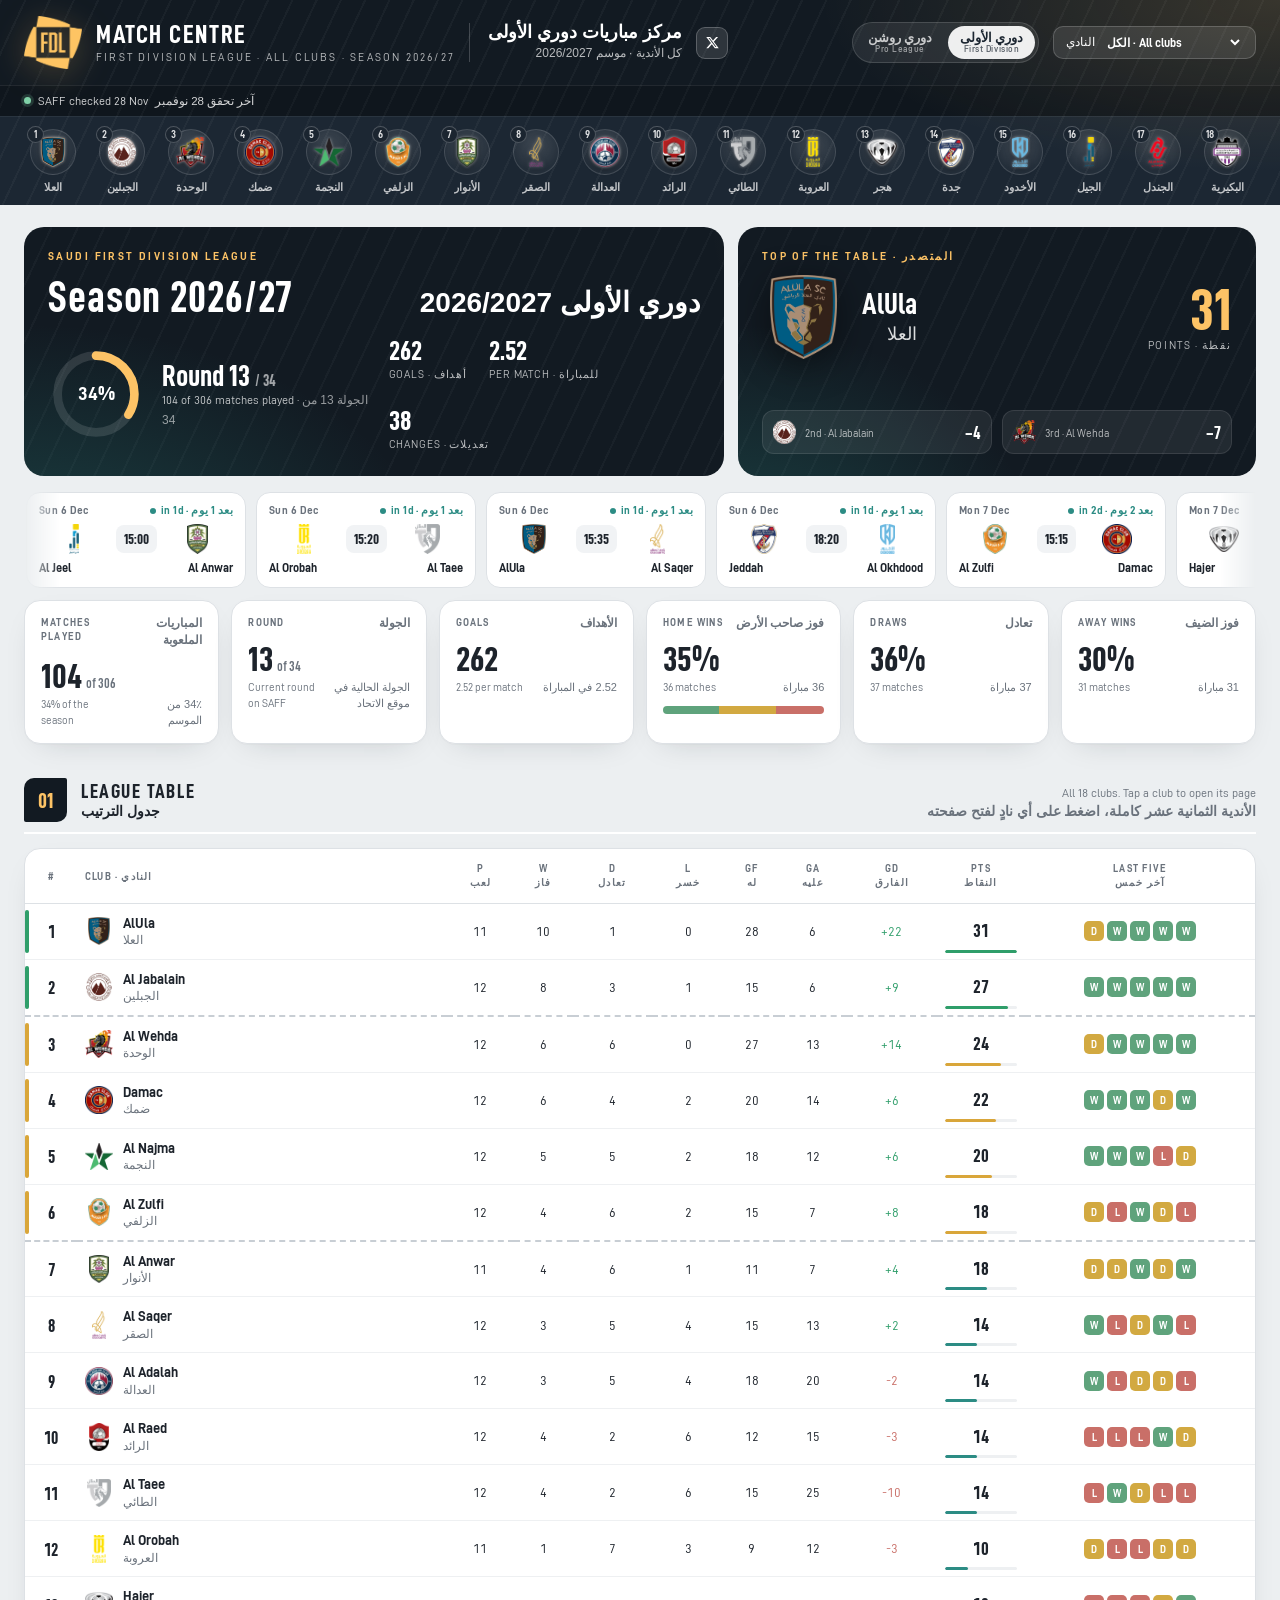
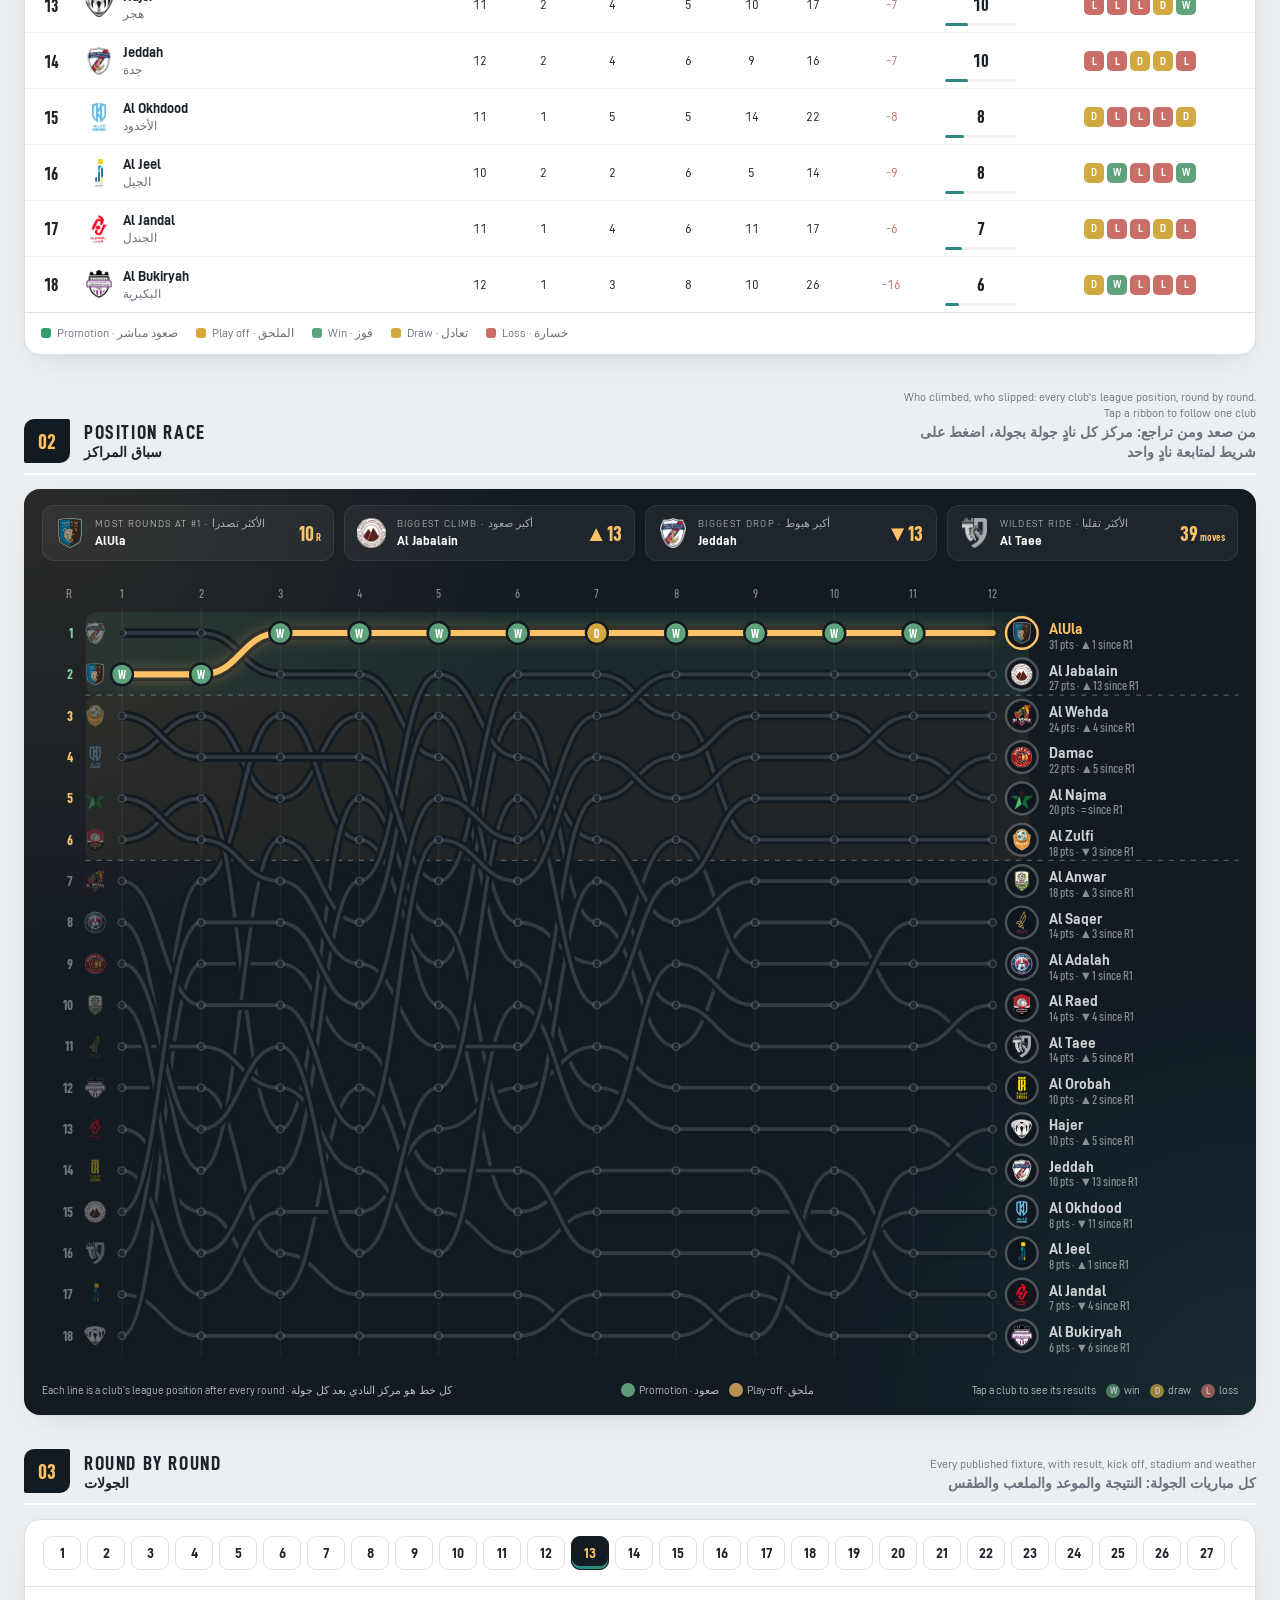
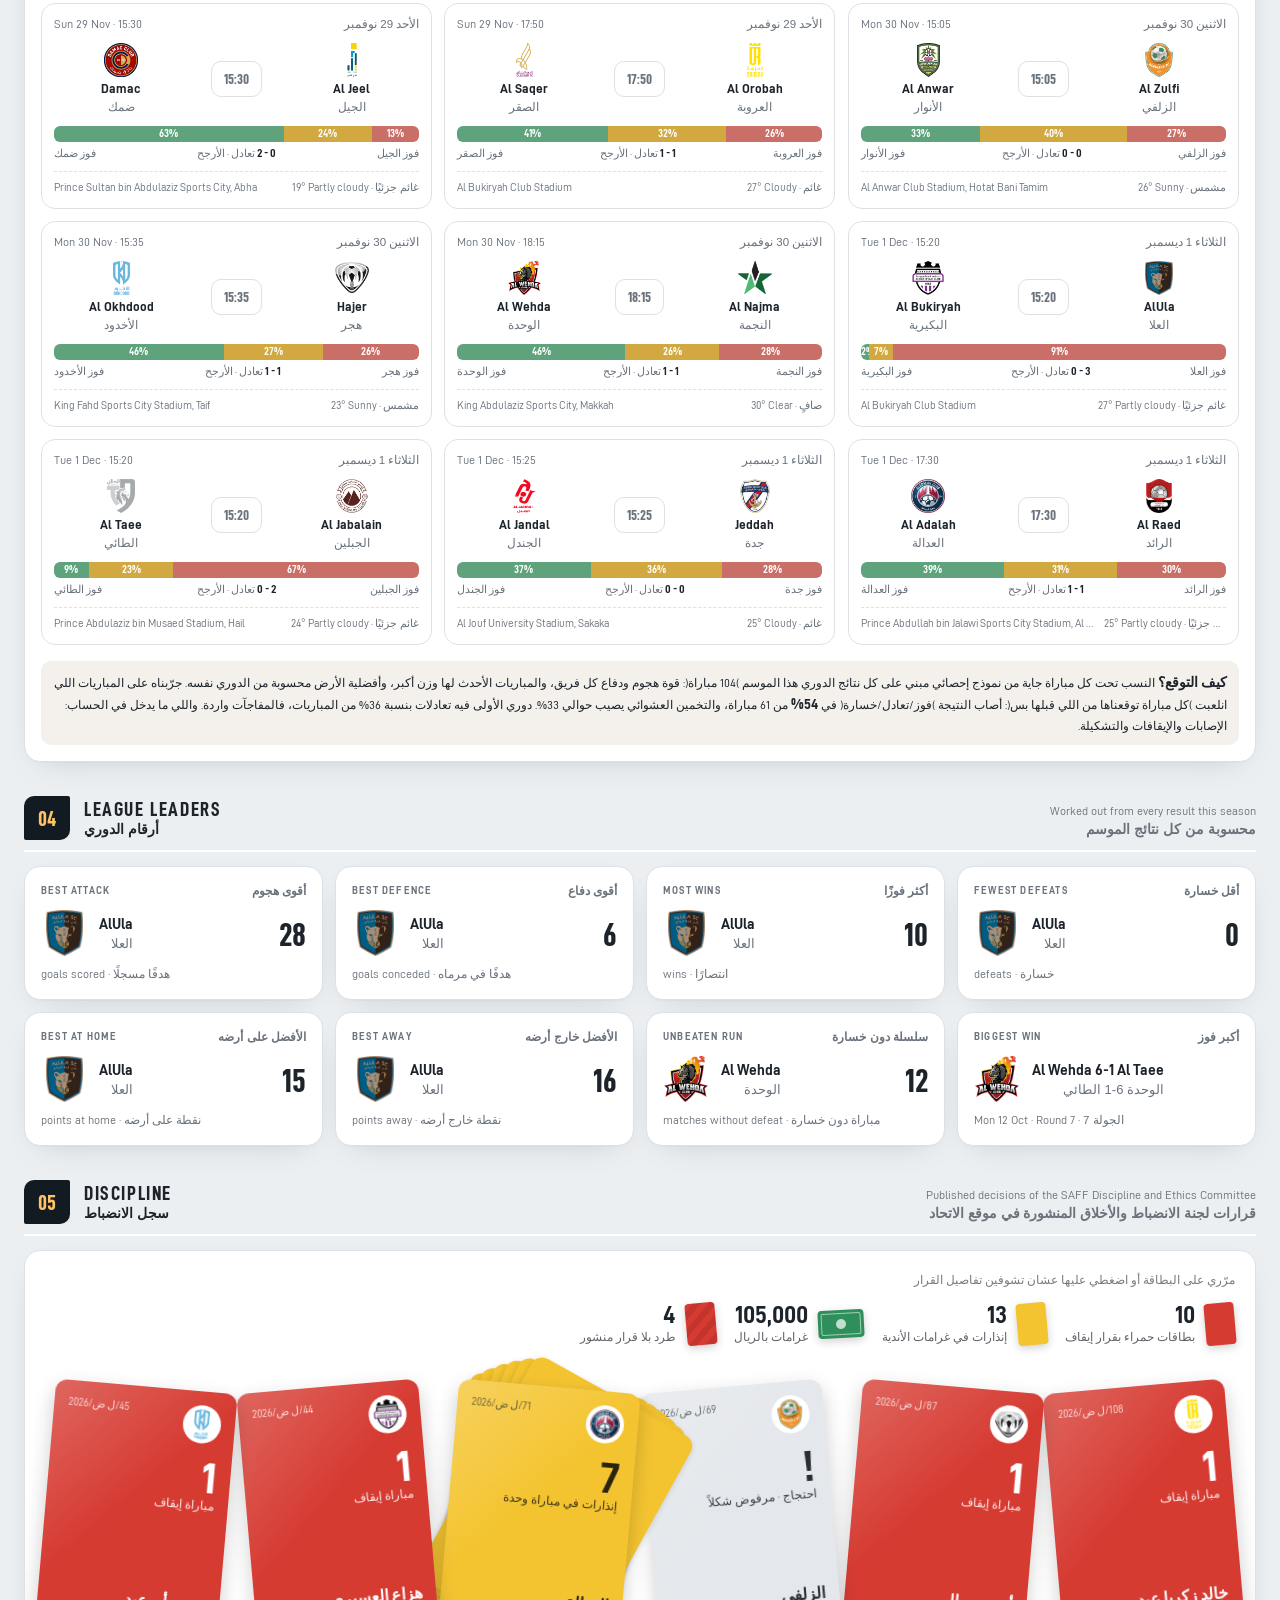
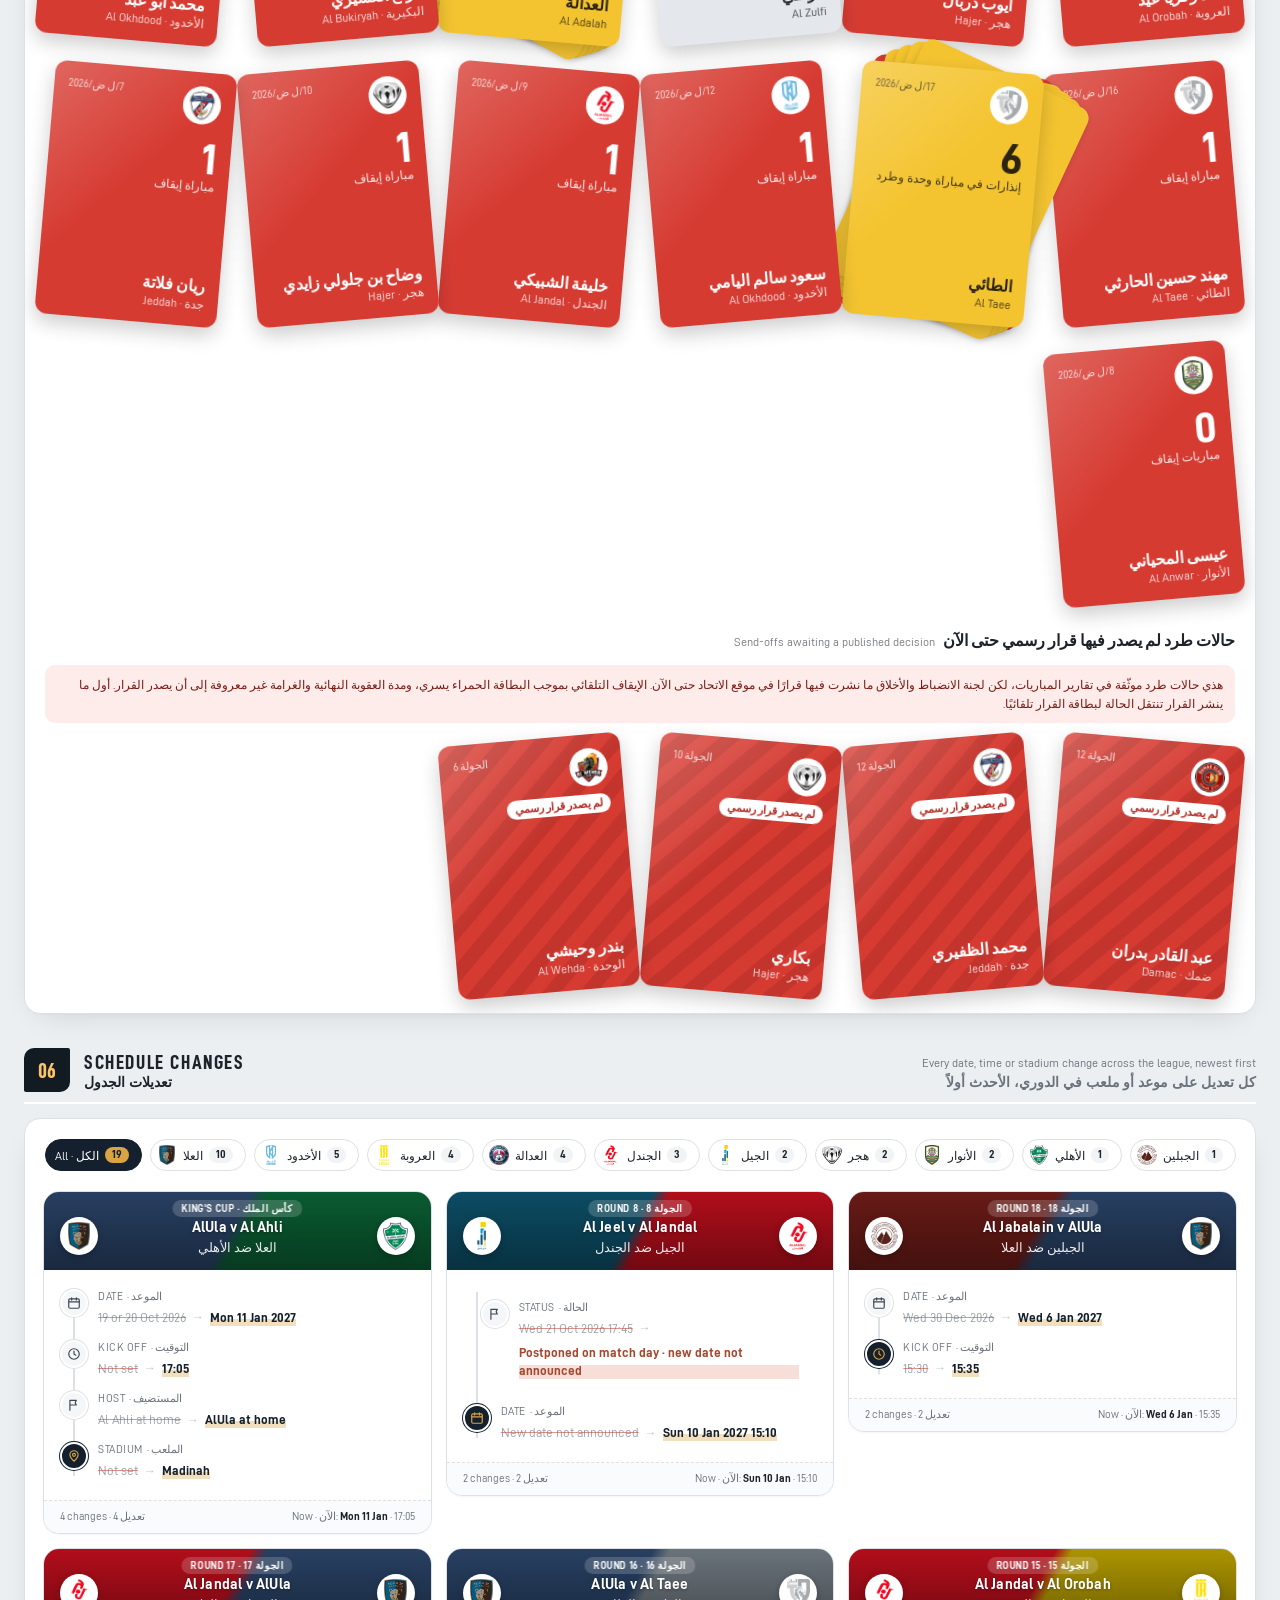
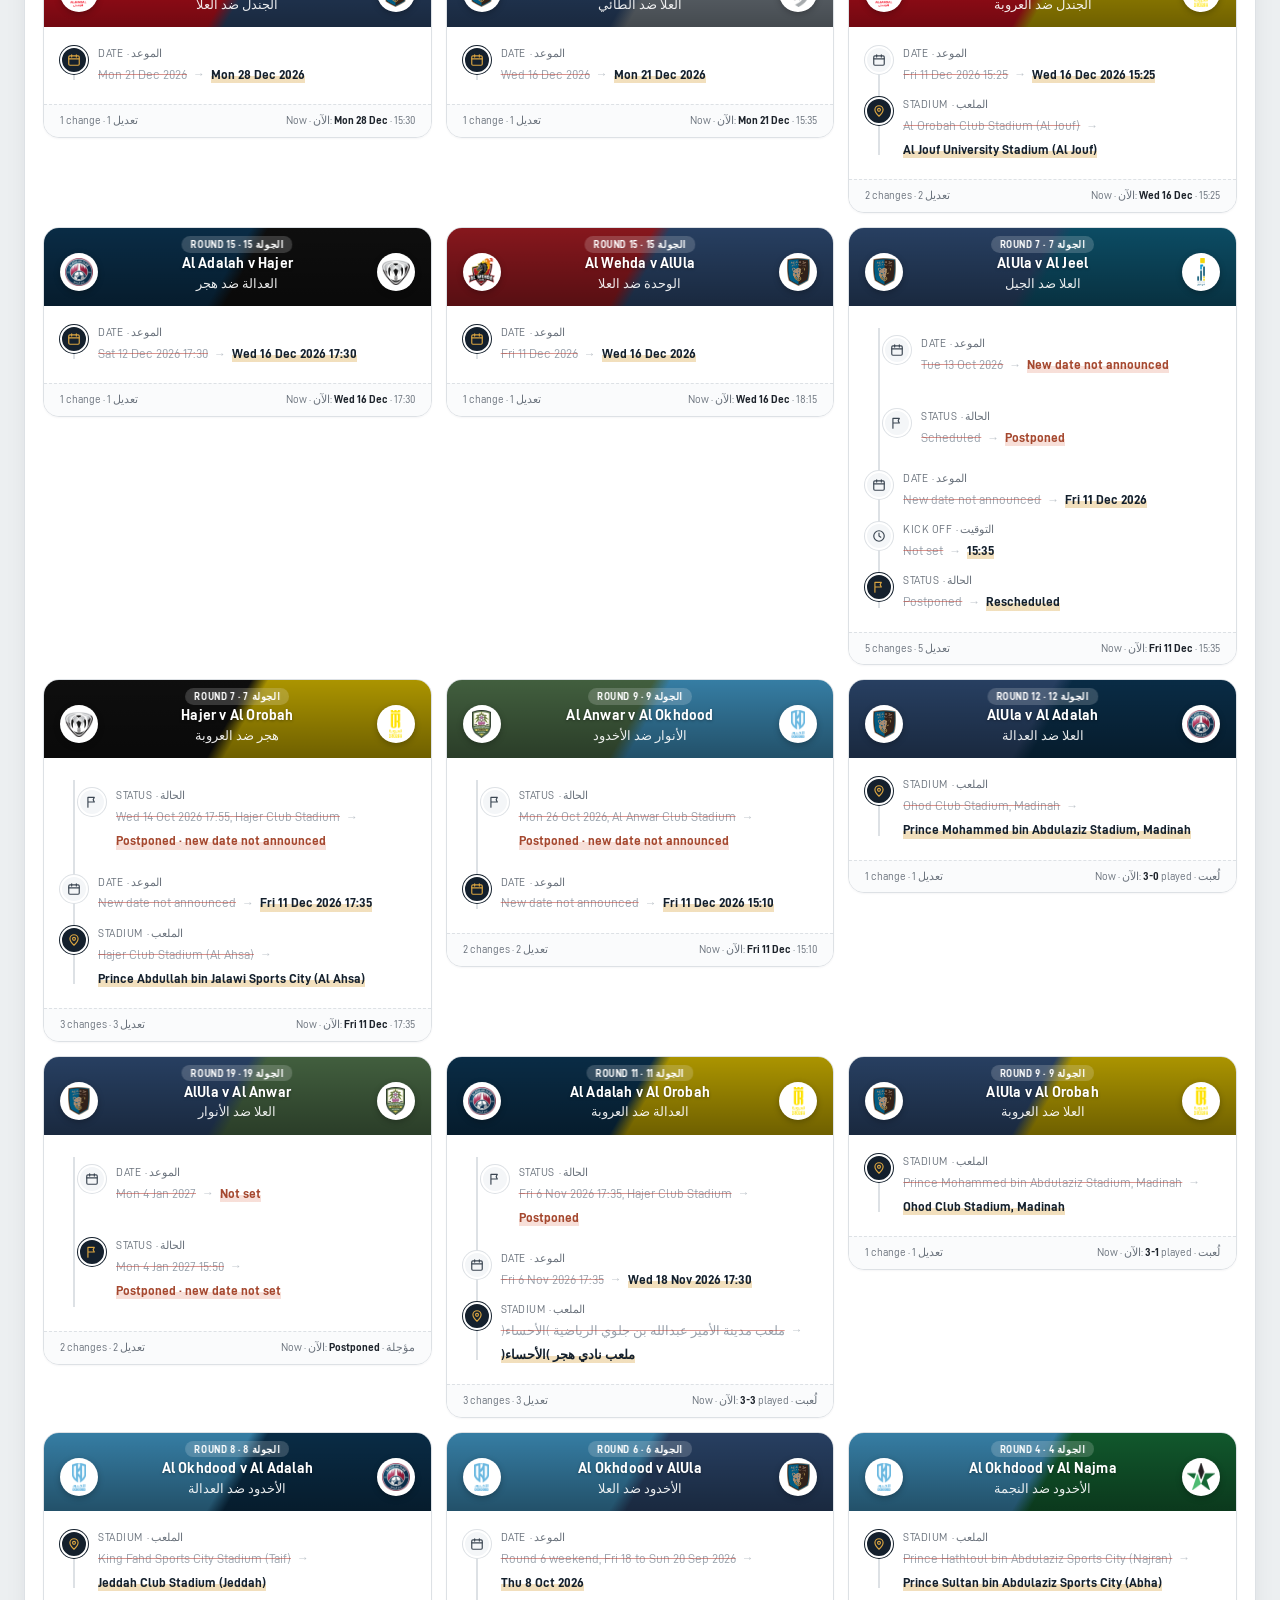
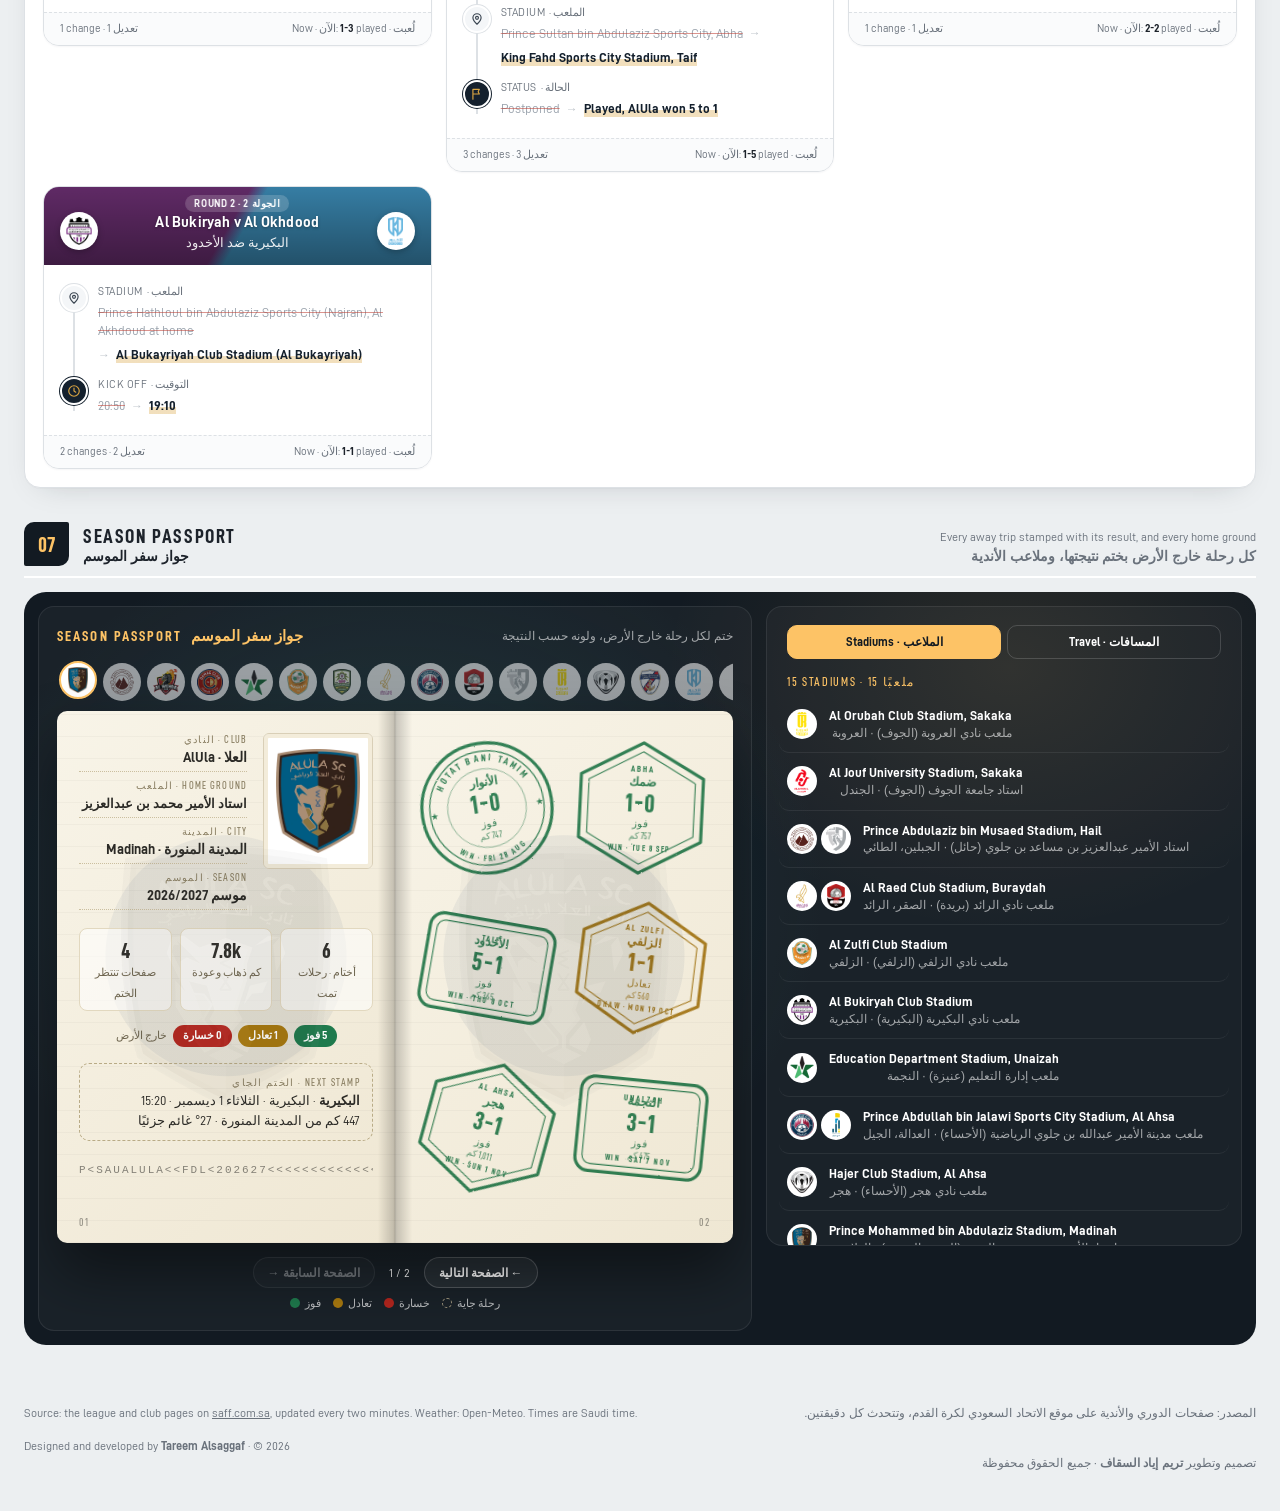
<file: site/all.html>
<!doctype html>
<!-- First Division League Match Centre · Author and rights holder: Tareem Alsaggaf · © 2026 -->
<!-- مركز مباريات دوري الأولى · المؤلفة وصاحبة الحقوق: تريم إياد السقاف · © 2026 -->
<html lang="en">
<head>
<meta charset="utf-8">
<meta name="viewport" content="width=device-width, initial-scale=1">
<title>First Division League · All clubs | دوري الأولى · كل الأندية</title>
<link rel="stylesheet" href="fonts.css">
<link rel="icon" href="favicon.png">
<meta name="author" content="Tareem Alsaggaf">
<style>
:root{
  --din:"DIN Next LT Pro","DIN Pro","D-DIN","AlUla DIN","DIN Next LT Arabic","Noto Kufi Arabic",sans-serif;
  --dinc:"DIN Next LT Pro Condensed","D-DIN Condensed","AlUla DIN Condensed","DIN Next LT Arabic",sans-serif;
  --ar:"DIN Next LT Arabic","DIN Next Arabic","Noto Kufi Arabic",sans-serif;
  --ink:#1d232b;--muted:#6a727c;--bg:#eceff1;--card:#fff;--line:#dde1e5;--chip:#f1f3f5;
  --night:#121a22;--night2:#1c2733;--lime:#fdc366;--teal:#2c8c84;
  --win:#5fa37c;--draw:#d2a941;--loss:#c96f68;--promo:#2f9e6a;--play:#d9a63a;
}
*{box-sizing:border-box}html,body{margin:0}
body{background:var(--bg);color:var(--ink);font-family:var(--din);font-size:14px;line-height:1.45;-webkit-font-smoothing:antialiased}
.ar{font-family:var(--ar);direction:rtl;unicode-bidi:isolate}
.mut{color:var(--muted)}
a{color:inherit}
/* header */
.top{position:relative;overflow:hidden;background:var(--night);color:#fff}
.top::before{content:"";position:absolute;inset:0;background:
  radial-gradient(60% 140% at 100% 0%,rgba(253,195,102,.16),transparent 60%),
  repeating-linear-gradient(115deg,rgba(255,255,255,.035) 0 2px,transparent 2px 22px)}
.top-in{position:relative;max-width:1460px;margin:0 auto;padding:16px 24px;display:flex;align-items:center;gap:18px;flex-wrap:wrap}
.mark{width:58px;height:53px;object-fit:contain;filter:drop-shadow(0 6px 16px rgba(253,195,102,.35))}
.brand b{display:block;font-family:var(--dinc);font-size:26px;letter-spacing:.06em;text-transform:uppercase;line-height:1}
.brand span{display:block;font-size:11px;letter-spacing:.2em;text-transform:uppercase;opacity:.7;margin-top:4px}
.brand.arb{padding-left:18px;border-left:1px solid rgba(255,255,255,.2)}
.brand.arb b{font-family:var(--ar);font-size:18px;letter-spacing:0}
.brand.arb span{font-family:var(--ar);letter-spacing:0;font-size:12px}
.tsp{flex:1}
.chip{display:inline-flex;align-items:center;gap:8px;background:rgba(255,255,255,.1);border:1px solid rgba(255,255,255,.18);border-radius:10px;padding:7px 12px;font-size:12px;color:#fff}
.chip select{background:transparent;color:#fff;border:0;font:inherit;font-weight:700;outline:none;cursor:pointer;max-width:240px}
.chip select option{color:#111}
.dot{width:8px;height:8px;border-radius:50%;background:var(--lime);box-shadow:0 0 0 4px rgba(253,195,102,.18)}
/* crest strip */
.strip{background:var(--night2);border-top:1px solid rgba(255,255,255,.06)}
.strip-in{max-width:1460px;margin:0 auto;padding:10px 24px;display:flex;gap:10px;overflow-x:auto;scrollbar-width:none}
.strip-in::-webkit-scrollbar{display:none}
.strip a{flex:none;width:42px;height:42px;border-radius:12px;background:rgba(255,255,255,.06);display:grid;place-items:center;transition:transform .2s,background .2s}
.strip a:hover{transform:translateY(-3px);background:rgba(255,255,255,.14)}
.strip img{width:30px;height:30px;object-fit:contain}
/* layout */
.wrap{max-width:1460px;margin:0 auto;padding:22px 24px 60px}
.sec{display:flex;align-items:flex-end;gap:14px;margin:34px 0 14px;padding-bottom:10px;border-bottom:2px solid #fff}
.sec .num{font-family:var(--dinc);font-weight:800;font-size:22px;background:var(--night);color:var(--lime);padding:6px 14px;border-radius:10px 2px 10px 2px}
.sec b{display:block;font-family:var(--dinc);font-size:20px;letter-spacing:.08em;text-transform:uppercase;line-height:1.05}
.sec .ar{font-size:14px;font-weight:700}
.sec small{margin-left:auto;text-align:right;color:var(--muted);font-size:11.5px;max-width:360px}
.card{background:var(--card);border:1px solid var(--line);border-radius:16px;box-shadow:0 1px 0 rgba(0,0,0,.02),0 10px 30px -18px rgba(20,30,40,.25)}
/* KPIs */
.kpis{display:grid;grid-template-columns:repeat(6,1fr);gap:12px}
.kpi{padding:14px 16px;position:relative;overflow:hidden}
.kpi .l{display:flex;justify-content:space-between;font-size:10px;letter-spacing:.12em;text-transform:uppercase;color:var(--muted);font-weight:700}
.kpi .l .ar{letter-spacing:0;font-size:12px}
.kpi .v{font-family:var(--dinc);font-size:36px;font-weight:800;line-height:1.1;margin-top:6px}
.kpi .v small{font-size:14px;color:var(--muted);font-weight:600;margin-left:4px}
.kpi .s{display:flex;justify-content:space-between;gap:8px;font-size:11px;color:var(--muted);margin-top:2px}
.bar3{display:flex;height:8px;border-radius:6px;overflow:hidden;margin-top:10px}
.bar3 i{display:block}
/* table */
.tbl{overflow-x:auto}
table{width:100%;border-collapse:separate;border-spacing:0;font-size:13px}
th{font-size:10px;letter-spacing:.12em;text-transform:uppercase;color:var(--muted);font-weight:700;text-align:center;padding:12px 8px;border-bottom:1px solid var(--line);white-space:nowrap}
th.cl{text-align:left}
td{padding:9px 8px;text-align:center;border-bottom:1px solid #eef0f2;white-space:nowrap;font-variant-numeric:tabular-nums}
tr:last-child td{border-bottom:0}
tbody tr{cursor:pointer;transition:background .15s}
tbody tr:hover{background:#f5f7f8}
td.pos{width:52px;font-family:var(--dinc);font-size:18px;font-weight:800;position:relative}
td.pos::before{content:"";position:absolute;left:0;top:6px;bottom:6px;width:4px;border-radius:2px;background:transparent}
tr.z1 td.pos::before{background:var(--promo)}tr.z2 td.pos::before{background:var(--play)}tr.z3 td.pos::before{background:var(--loss)}
.lgsw{display:flex;gap:4px;background:rgba(255,255,255,.08);border:1px solid rgba(255,255,255,.14);border-radius:999px;padding:3px}
.lgsw a{display:flex;flex-direction:column;align-items:center;line-height:1.05;padding:5px 12px;border-radius:999px;color:rgba(255,255,255,.75);text-decoration:none;font-weight:800;font-size:12.5px;white-space:nowrap}
.lgsw a small{font-size:8.5px;font-weight:600;letter-spacing:.06em;opacity:.7}
.lgsw a.on{background:#fdc366;color:#1b2530}
.lgsw a:not(.on):hover{background:rgba(255,255,255,.12);color:#fff}
td.cl{text-align:left;position:sticky;left:0;background:inherit}
.club{display:flex;align-items:center;gap:10px;min-width:190px}
.club img{width:28px;height:28px;object-fit:contain}
.club b{display:block;font-size:13.5px}
.club .ar{display:block;font-size:12px;color:var(--muted)}
td.pts{font-family:var(--dinc);font-size:19px;font-weight:800}
.form{display:inline-flex;gap:3px}
.form i{width:20px;height:20px;border-radius:5px;display:grid;place-items:center;font-style:normal;font-size:10px;font-weight:800;color:#fff}
.form .W{background:var(--win)}.form .D{background:var(--draw)}.form .L{background:var(--loss)}
.gd.p{color:var(--promo)}.gd.n{color:var(--loss)}
.legend{display:flex;gap:18px;flex-wrap:wrap;padding:12px 16px;border-top:1px solid var(--line);font-size:11.5px;color:var(--muted)}
.legend span{display:inline-flex;align-items:center;gap:6px}
.legend i{width:10px;height:10px;border-radius:3px;display:inline-block}
/* rounds */
.rhead{display:flex;align-items:center;gap:10px;padding:14px 16px;border-bottom:1px solid var(--line);flex-wrap:wrap}
.rnav{display:flex;gap:6px;overflow-x:auto;scrollbar-width:none;flex:1;padding:2px}
.rnav::-webkit-scrollbar{display:none}
.rnav button{flex:none;border:1px solid var(--line);background:#fff;border-radius:9px;min-width:38px;height:34px;font:inherit;font-weight:700;cursor:pointer;color:var(--ink)}
.rnav button.on{background:var(--night);color:var(--lime);border-color:var(--night)}
.rnav button.cur{box-shadow:inset 0 -3px 0 var(--teal)}
.fx{display:grid;grid-template-columns:repeat(3,1fr);gap:12px;padding:16px}
.m{border:1px solid var(--line);border-radius:14px;padding:12px;display:grid;grid-template-columns:1fr 84px 1fr;grid-template-areas:"d d d" "h s a" "v v v";gap:10px 6px;align-items:center;background:#fff}
.m .d{grid-area:d;display:flex;justify-content:space-between;font-size:11.5px;color:var(--muted)}
.m .t{display:flex;flex-direction:column;align-items:center;text-align:center;gap:4px;min-width:0}
.m .t img{width:34px;height:34px;object-fit:contain}
.m .t b{font-size:12.5px;line-height:1.15}
.m .t .ar{font-size:11.5px;color:var(--muted)}
.m .t.h{grid-area:h}.m .t.a{grid-area:a}
.m .s{grid-area:s;display:grid;place-items:center}
.m.hp{grid-template-areas:"d d d" "h s a" "p p p" "v v v"}
.m .pr{grid-area:p;font-size:10.5px;color:var(--muted)}
.m .pr .pb{display:flex;height:16px;border-radius:6px;overflow:hidden;font-weight:800;color:#fff;font-size:10px}
.m .pr .pb span{display:grid;place-items:center;min-width:0;overflow:hidden}
.m .pr .pl{display:flex;justify-content:space-between;margin-top:4px;gap:6px}
.m .pr .pl b{color:var(--ink)}
.pacc{margin:0 16px 16px;padding:10px 12px;border-radius:10px;background:#f4f1ed;font-size:12px;line-height:1.6;direction:rtl}
.pacc b{font-size:14px}
.sc{font-family:var(--dinc);font-size:22px;font-weight:800;background:var(--night);color:#fff;border-radius:10px;padding:4px 10px;letter-spacing:.06em}
.vs{font-family:var(--dinc);font-size:15px;font-weight:800;color:var(--muted);border:1px solid var(--line);border-radius:10px;padding:6px 12px}
.m .v{grid-area:v;border-top:1px dashed var(--line);padding-top:8px;display:flex;justify-content:space-between;gap:8px;font-size:11px;color:var(--muted)}
.m .v span{min-width:0;overflow:hidden;text-overflow:ellipsis;white-space:nowrap}
.m.chg{border-color:#e7c46c;box-shadow:0 0 0 3px rgba(231,196,108,.18)}
.tag{display:inline-block;font-size:9.5px;font-weight:800;letter-spacing:.08em;background:#f6e7bf;color:#7a5a12;border-radius:5px;padding:1px 6px;margin-left:6px}
/* leaders */
.lead{display:grid;grid-template-columns:repeat(4,1fr);gap:12px}
.ld{padding:16px;display:flex;flex-direction:column;gap:10px}
.ld .l{font-size:10px;letter-spacing:.12em;text-transform:uppercase;color:var(--muted);font-weight:700;display:flex;justify-content:space-between}
.ld .l .ar{letter-spacing:0;font-size:12px}
.ld .who{display:flex;align-items:center;gap:12px}
.ld .who img{width:46px;height:46px;object-fit:contain}
.ld .who b{display:block;font-size:15px}
.ld .who .ar{display:block;font-size:13px;color:var(--muted)}
.ld .big{margin-left:auto;font-family:var(--dinc);font-size:34px;font-weight:800;line-height:1}
.ld .sub{font-size:11.5px;color:var(--muted)}
/* changes */
.chg-list{padding:18px}
.chg-tools{display:flex;gap:8px;overflow-x:auto;padding:2px 2px 14px;margin-bottom:6px;scrollbar-width:thin}
.chg-tools button{flex:none;display:flex;align-items:center;gap:6px;border:1px solid var(--line);background:#fff;border-radius:999px;padding:5px 12px 5px 6px;font:inherit;font-size:12px;color:var(--ink);cursor:pointer;transition:.2s}
.chg-tools button img{width:20px;height:20px;object-fit:contain}
.chg-tools button i{font-style:normal;background:var(--chip);border-radius:999px;padding:0 7px;font-size:11px;font-weight:700}
.chg-tools button.on{background:#14202d;color:#fff;border-color:#14202d}
.chg-tools button.on i{background:#d9a441;color:#14202d}
.chg-grid{display:grid;align-items:start;grid-template-columns:repeat(auto-fill,minmax(340px,1fr));gap:14px}
.chm{position:relative;border:1px solid var(--line);border-radius:16px;background:#fff;overflow:hidden;box-shadow:0 1px 2px rgba(16,24,40,.04);transition:transform .25s,box-shadow .25s}
.chm:hover{transform:translateY(-2px);box-shadow:0 10px 24px -12px rgba(16,24,40,.25)}
.chm .hd{display:flex;align-items:center;gap:12px;padding:14px 16px;background:linear-gradient(120deg,var(--c1) 0%,var(--c1) 48%,var(--c2) 52%,var(--c2) 100%);color:#fff;position:relative}
.chm .hd::after{content:"";position:absolute;inset:0;background:linear-gradient(180deg,rgba(0,0,0,.15),rgba(0,0,0,.45))}
.chm .hd>*{position:relative;z-index:1}
.chm .crest{width:38px;height:38px;border-radius:50%;background:#fff;display:grid;place-items:center;box-shadow:0 2px 6px rgba(0,0,0,.25)}
.chm .crest img{width:28px;height:28px;object-fit:contain}
.chm .chv{flex:1;min-width:0;text-align:center}
.chm .chv b{display:block;font-size:15px;font-weight:700;color:#fff;text-shadow:0 1px 3px rgba(0,0,0,.35);letter-spacing:.2px;white-space:nowrap;overflow:hidden;text-overflow:ellipsis}
.chm .chv span{display:block;font-size:12.5px;color:rgba(255,255,255,.9)}
.chm .rb{position:absolute;top:8px;left:50%;transform:translateX(-50%);font-size:10px;font-weight:700;letter-spacing:.6px;text-transform:uppercase;background:rgba(255,255,255,.18);backdrop-filter:blur(4px);border-radius:999px;padding:1px 9px;z-index:2}
.chm .hd{padding-top:24px}
.chm ol{list-style:none;margin:0;padding:12px 16px 14px;position:relative}
.chm ol::before{content:"";position:absolute;left:29px;top:22px;bottom:24px;width:2px;background:linear-gradient(var(--line),var(--line)) }
.chm li{display:grid;grid-template-columns:28px 1fr;gap:10px;align-items:start;padding:7px 0}
.chm li .ic{width:28px;height:28px;border-radius:50%;display:grid;place-items:center;background:#f4f6f8;border:2px solid #fff;box-shadow:0 0 0 1px var(--line);position:relative;z-index:1}
.chm li .ic svg{width:14px;height:14px;stroke:#3b4652;fill:none;stroke-width:2;stroke-linecap:round;stroke-linejoin:round}
.chm li.last .ic{background:#14202d;box-shadow:0 0 0 1px #14202d}
.chm li.last .ic svg{stroke:#d9a441}
.chm li .lb{font-size:11px;color:var(--muted);text-transform:uppercase;letter-spacing:.5px}
.chm li .lb span{text-transform:none;letter-spacing:0;margin-inline-start:4px}
.chm li .fl{display:flex;flex-wrap:wrap;align-items:center;gap:6px;margin-top:3px;font-size:12.5px}
.chm li .o{color:#9aa3ad;text-decoration:line-through;text-decoration-color:rgba(190,60,50,.55)}
.chm li .ar2{color:#c0c6cc;font-size:12px}
.chm li .n{font-weight:700;color:#14202d;background:linear-gradient(transparent 60%,rgba(217,164,65,.35) 60%)}
.chm li.pp .n{color:#a5482f;background:linear-gradient(transparent 60%,rgba(220,110,80,.22) 60%)}
.chm .ft{display:flex;justify-content:space-between;font-size:11px;color:var(--muted);border-top:1px dashed var(--line);padding:8px 16px;background:#fafbfc}
.chm .ft b{color:var(--ink)}
.empty{padding:22px;color:var(--muted);text-align:center}
/* map */
.mapw{display:grid;grid-template-columns:1.25fr 1fr;gap:12px}
.map{padding:10px}
.map svg{width:100%;height:auto;display:block}
.vlist{padding:8px 16px;max-height:560px;overflow:auto}
.vrow{display:flex;align-items:center;gap:12px;padding:9px 0;border-bottom:1px solid #eef0f2}
.vrow:last-child{border:0}
.vrow .cr{display:flex;gap:2px}
.vrow .cr img{width:24px;height:24px;object-fit:contain}
.vrow b{display:block;font-size:13px}.vrow .ar{display:block;font-size:12px;color:var(--muted)}
footer{max-width:1460px;margin:0 auto;padding:0 24px 40px;color:var(--muted);font-size:11.5px;display:flex;justify-content:space-between;gap:16px;flex-wrap:wrap}

/* hero */
.hero{display:grid;grid-template-columns:1.35fr 1fr;gap:14px;margin-bottom:14px}
.hcard{position:relative;overflow:hidden;border-radius:20px;background:var(--night);color:#fff;padding:22px 24px}
.hcard::before{content:"";position:absolute;inset:0;background:radial-gradient(70% 120% at 0% 100%,rgba(44,140,132,.35),transparent 60%),radial-gradient(50% 90% at 100% 0%,rgba(253,195,102,.18),transparent 60%),repeating-linear-gradient(115deg,rgba(255,255,255,.03) 0 2px,transparent 2px 24px)}
.hcard>*{position:relative}
.hk{font-size:11px;letter-spacing:.22em;text-transform:uppercase;color:var(--lime);font-weight:800}
.ht{font-family:var(--dinc);font-size:44px;font-weight:800;line-height:1;margin:8px 0 4px;letter-spacing:.02em;display:flex;justify-content:space-between;align-items:baseline;gap:12px;flex-wrap:wrap}
.ht .ar{font-size:28px;letter-spacing:0}
.prog{display:flex;align-items:center;gap:18px;margin-top:18px}
.ring{width:96px;height:96px;flex:none}
.prog .pv b{font-family:var(--dinc);font-size:30px;display:block;line-height:1}
.prog .pv span{font-size:12px;opacity:.75}
.hst{display:flex;gap:22px;margin-left:auto;flex-wrap:wrap}
.hst div b{display:block;font-family:var(--dinc);font-size:28px;line-height:1}
.hst div span{font-size:11px;opacity:.7;letter-spacing:.08em;text-transform:uppercase}
.leader{display:flex;flex-direction:column;justify-content:space-between}
.leader .who{display:flex;align-items:center;gap:16px;margin-top:10px}
.leader .who img{width:84px;height:84px;object-fit:contain;filter:drop-shadow(0 8px 18px rgba(0,0,0,.45))}
.leader .who b{display:block;font-family:var(--dinc);font-size:30px;line-height:1}
.leader .who .ar{display:block;font-size:18px;opacity:.85;margin-top:4px}
.leader .pts{margin-left:auto;text-align:right}
.leader .pts b{display:block;font-family:var(--dinc);font-size:60px;line-height:.9;color:var(--lime)}
.leader .pts span{font-size:11px;letter-spacing:.14em;text-transform:uppercase;opacity:.7}
.chase{display:flex;gap:10px;margin-top:16px}
.chase a{flex:1;display:flex;align-items:center;gap:8px;background:rgba(255,255,255,.07);border:1px solid rgba(255,255,255,.1);border-radius:12px;padding:8px 10px;text-decoration:none}
.chase img{width:24px;height:24px;object-fit:contain}
.chase b{font-family:var(--dinc);font-size:18px;margin-left:auto}
.chase small{font-size:11px;opacity:.7}
/* next fixtures strip */
.nexts{display:flex;gap:10px;overflow-x:auto;scrollbar-width:none;padding:2px 2px 6px;margin-bottom:6px}
.nexts::-webkit-scrollbar{display:none}
.nx{flex:0 0 220px;background:#fff;border:1px solid var(--line);border-radius:14px;padding:10px 12px;display:grid;grid-template-columns:1fr auto 1fr;gap:6px;align-items:center}
.nx .when{grid-column:1/-1;display:flex;justify-content:space-between;font-size:10.5px;color:var(--muted);font-weight:700;letter-spacing:.04em}
.nx .when .cd{color:var(--teal)}
.nx img{width:30px;height:30px;object-fit:contain;justify-self:center}
.nx .k{font-family:var(--dinc);font-size:15px;font-weight:800;background:var(--chip);border-radius:8px;padding:3px 8px}
.nx .nm{grid-column:1/-1;display:flex;justify-content:space-between;font-size:11.5px;font-weight:700}
/* points race: the position ladder */
.rc{background:var(--night);color:#fff;border:0;overflow:hidden;position:relative}
.rc::before{content:"";position:absolute;inset:0;pointer-events:none;background:radial-gradient(70% 90% at 0% 0%,rgba(253,195,102,.10),transparent 60%),radial-gradient(60% 80% at 100% 100%,rgba(44,140,132,.14),transparent 60%)}
.bstats{position:relative;display:grid;grid-template-columns:repeat(4,minmax(0,1fr));gap:10px;padding:16px 18px 6px}
.bst{background:rgba(255,255,255,.05);border:1px solid rgba(255,255,255,.08);border-radius:12px;padding:10px 12px;display:flex;align-items:center;gap:10px;cursor:pointer;transition:background .2s,border-color .2s}
.bst:hover{background:rgba(255,255,255,.09);border-color:rgba(253,195,102,.4)}
.bst img{width:30px;height:30px;object-fit:contain;flex:none}
.bst .k{font-size:9.5px;letter-spacing:.14em;text-transform:uppercase;opacity:.6;display:block}
.bst .k .ar{letter-spacing:0;font-size:11px;opacity:1}
.bst b{font-size:13px;display:block;white-space:nowrap;overflow:hidden;text-overflow:ellipsis}
.bst .v{margin-left:auto;font-family:var(--dinc);font-size:22px;font-weight:800;color:var(--lime);white-space:nowrap}
.bwrap{position:relative;overflow-x:auto;padding:4px 8px 6px;scrollbar-width:thin}
.bwrap svg{display:block;width:100%;min-width:780px;height:auto}
.bp .rib{fill:none;stroke-linecap:round;stroke-linejoin:round;transition:opacity .3s,stroke-width .3s}
.bp .bg{stroke:var(--night)}
.bp .fg{stroke:rgba(255,255,255,.2);transition:stroke .3s,stroke-width .3s,opacity .3s}
.bp .hi .fg{stroke:rgba(255,255,255,.34)}
.bp .dt{fill:var(--night);stroke:rgba(255,255,255,.35);stroke-width:1.5}
.bp text{font-family:var(--din)}
.bp .gx{fill:rgba(255,255,255,.45);font-size:11px;font-family:var(--dinc)}
.bp .gy{fill:rgba(255,255,255,.4);font-size:12px;font-family:var(--dinc);font-weight:800}
.bp .gy.z1{fill:#7fd19b}.bp .gy.z2{fill:var(--lime)}.bp .gy.z3{fill:var(--loss)}
.bp .vr{stroke:rgba(255,255,255,.06)}
.bp .zb1{fill:rgba(127,209,155,.09)}.bp .zb2{fill:rgba(253,195,102,.06)}
.bp .zl{stroke:rgba(255,255,255,.28);stroke-dasharray:4 5}
.bp .zt{fill:rgba(255,255,255,.55);font-size:9.5px;letter-spacing:.12em;font-weight:700}
.bp .cl{cursor:pointer}
.bp .nm{fill:#fff;font-size:12.5px;font-weight:700}
.bp .nm2{fill:rgba(255,255,255,.5);font-size:10.5px;font-family:var(--dinc)}
.bp .end circle{fill:#0f161d;stroke:rgba(255,255,255,.25);stroke-width:2;transition:stroke .3s}
.bp .end .nm{opacity:.8}
.bp .nd{opacity:0;transition:opacity .3s}
.bp .nd circle{stroke:var(--night);stroke-width:2}
.bp .nd text{fill:#fff;font-size:10px;font-weight:800;text-anchor:middle;dominant-baseline:central;font-family:var(--dinc)}
.rc.focus .bp .fg,.rc.focus .bp .hi .fg{stroke:rgba(255,255,255,.14)}.rc.focus .bp .dt{opacity:.5}.rc.focus.in .bp .st0{opacity:.4}
.rc.focus .bp .cl.on .fg{stroke:var(--lime);stroke-width:5;filter:drop-shadow(0 0 6px rgba(253,195,102,.55))}.rc.focus .bp .cl.on .bg{stroke-width:11}.rc.focus.in .bp .cl.on .st0{opacity:1}.rc.focus .bp .cl.on .nd{opacity:1}.rc.focus .bp .cl.on .dt{opacity:0}.bp .cl.on .end circle{stroke:var(--lime)}.bp .cl.on .end .nm{opacity:1;fill:var(--lime)}
.bp .cl:hover .fg{stroke:rgba(255,255,255,.75)}
.bfoot{position:relative;display:flex;justify-content:space-between;gap:12px;padding:6px 18px 16px;font-size:11px;opacity:.7;flex-wrap:wrap}
.bfoot i{display:inline-block;width:14px;height:14px;border-radius:50%;margin:0 4px -3px 10px;font-style:normal;font-size:9px;text-align:center;line-height:14px;font-weight:800;color:#fff}
/* drawing in */
.bp .fg,.bp .bg{stroke-dasharray:var(--l);stroke-dashoffset:var(--l)}
.rc.in .bp .fg,.rc.in .bp .bg{stroke-dashoffset:0;transition:stroke-dashoffset 2s cubic-bezier(.3,.7,.2,1) var(--d),opacity .3s}
.bp .end,.bp .st0{opacity:0;transition:opacity .4s}.rc.in .bp .end,.rc.in .bp .st0{opacity:1;transition-delay:calc(var(--d) + 1.6s),0s}
@media (max-width:900px){.bstats{grid-template-columns:repeat(2,minmax(0,1fr))}}@media (max-width:560px){.bstats{grid-template-columns:1fr;gap:6px}.bst{padding:7px 10px}.bst img{width:24px;height:24px}}
@media (prefers-reduced-motion:reduce){.bp .fg,.bp .bg{stroke-dasharray:none;transition:none}.bp .end,.bp .st0{opacity:1;transition:none}}
/* table polish */
td.pts{position:relative}
.pbar{position:absolute;left:8px;right:8px;bottom:6px;height:3px;border-radius:2px;background:#eef0f2;overflow:hidden}
.pbar i{display:block;height:100%;background:var(--teal);border-radius:2px}
tr.z1 .pbar i{background:var(--promo)}tr.z2 .pbar i{background:var(--play)}
tr.zline td{border-bottom:2px dashed #c8ced4}
tbody tr:hover .club img{transform:scale(1.12)}
.club img{transition:transform .2s}
@media (max-width:1100px){.hero{grid-template-columns:1fr}}
@media (max-width:640px){.ht{font-size:34px}.ht .ar{font-size:20px}.hst{margin-left:0;gap:16px}.prog{flex-wrap:wrap}.leader .who img{width:62px;height:62px}.leader .pts b{font-size:44px}.chase{flex-direction:column}.nx{flex-basis:200px}}
/* stadium map, night edition */
.mapw{grid-template-columns:1.5fr 1fr;background:var(--night);border-radius:22px;padding:14px;gap:14px;position:relative;overflow:hidden}
.mapw::before{content:"";position:absolute;inset:0;background:radial-gradient(50% 70% at 30% 40%,rgba(44,140,132,.22),transparent 70%),radial-gradient(40% 50% at 80% 10%,rgba(253,195,102,.10),transparent 70%);pointer-events:none}
.mapw .card{background:rgba(255,255,255,.035);border:1px solid rgba(255,255,255,.08);box-shadow:none;color:#fff;position:relative}
.map{padding:0}
.mbar{display:flex;align-items:center;gap:8px;padding:12px 14px 0;flex-wrap:wrap}
.mbar b{font-family:var(--dinc);letter-spacing:.14em;font-size:12px;color:var(--lime);margin-right:auto}
.mbar button{border:1px solid rgba(255,255,255,.18);background:transparent;color:#fff;border-radius:999px;padding:5px 12px;font:inherit;font-size:11.5px;font-weight:700;cursor:pointer}
.mbar button.on{background:var(--lime);color:var(--night);border-color:var(--lime)}
.kmap{display:block;width:100%;height:auto}
.kmap .land{fill:url(#landG);stroke:rgba(253,195,102,.55);stroke-width:1.6;filter:url(#glow)}
.kmap .grid{fill:url(#mgrid)}
.kmap .beacon{fill:var(--lime)}
.kmap .pulse{fill:none;stroke:var(--lime);stroke-width:2;transform-box:fill-box;transform-origin:center;animation:pulse 2.6s ease-out infinite}
@keyframes pulse{0%{transform:scale(.4);opacity:.9}100%{transform:scale(3.2);opacity:0}}
.kmap .lead{stroke:rgba(255,255,255,.35);stroke-width:1.2;stroke-dasharray:3 3;transition:opacity .2s}
.kmap .bdg{cursor:pointer;opacity:0;transition:filter .2s,opacity .2s}
.kmap .bdg .in{transform-box:fill-box;transform-origin:center;animation:pop .6s cubic-bezier(.2,1.4,.4,1) both;animation-play-state:paused}
.kmap.go .bdg{opacity:1}.kmap.go .bdg .in{animation-play-state:running}
.kmap .bdg circle{fill:#fff;stroke:var(--c);stroke-width:4}
.kmap .bdg:hover,.kmap .bdg.hl{filter:drop-shadow(0 0 10px var(--c))}
.kmap.dim .bdg:not(.hl),.kmap.dim .lead:not(.hl){opacity:.18}
@keyframes pop{0%{opacity:0;transform:translateY(-14px) scale(.3)}100%{opacity:1;transform:none}}
.kmap .city{font-size:12px;font-weight:800;letter-spacing:.14em;fill:rgba(255,255,255,.5)}
.kmap .arc{fill:none;stroke:url(#arcG);stroke-width:2.4;stroke-linecap:round;stroke-dasharray:6 8;animation:flow 1.4s linear infinite}
@keyframes flow{to{stroke-dashoffset:-28}}
.kmap .arcs{opacity:0;transition:opacity .5s}.kmap.trips .arcs{opacity:1}
.kmap .plane{fill:var(--lime)}
.vlist{padding:8px 12px;max-height:640px;overflow:auto;scrollbar-width:thin;scrollbar-color:rgba(255,255,255,.2) transparent}
.vrow{display:flex;align-items:center;gap:12px;padding:10px 8px;border-bottom:1px solid rgba(255,255,255,.07);border-radius:10px;cursor:pointer;transition:background .2s}
.vrow:hover,.vrow.hl{background:rgba(253,195,102,.08)}
.vrow .cr{display:flex;gap:4px}
.vrow .cr img{width:30px;height:30px;background:#fff;border-radius:50%;padding:3px}
.vrow b{color:#fff}.vrow .ar{color:rgba(255,255,255,.6)}
.mlist-h{padding:10px 8px 6px;font-family:var(--dinc);letter-spacing:.14em;font-size:12px;color:var(--lime)}
@media (prefers-reduced-motion:reduce){.kmap .pulse,.kmap .arc{animation:none}.kmap .bdg{opacity:1}.kmap .bdg .in{animation:none}}
@media (max-width:1100px){.mapw{grid-template-columns:1fr}}
#map[hidden]{display:none!important}
/* season passport */
.pp{padding:18px!important;overflow:hidden}
.pp-top{display:flex;align-items:center;justify-content:space-between;gap:10px;flex-wrap:wrap;margin-bottom:12px}
.pp-top b{font-family:var(--dinc);letter-spacing:.14em;color:#fdc366;font-size:15px}
.pp-top b span{font-family:inherit;letter-spacing:0;margin-inline-start:8px}
.pp-clubs{display:flex;gap:6px;overflow-x:auto;scrollbar-width:none;padding:4px 2px 10px}
.pp-clubs::-webkit-scrollbar{display:none}
.pp-clubs button{flex:none;width:38px;height:38px;border-radius:50%;border:2px solid transparent;background:#fff;padding:4px;cursor:pointer;opacity:.55;transition:.2s}
.pp-clubs button img{width:100%;height:100%;object-fit:contain}
.pp-clubs button.on,.pp-clubs button:hover{opacity:1;border-color:#fdc366;transform:translateY(-2px)}
.pp-book{position:relative;display:grid;grid-template-columns:1fr 1fr;perspective:1800px;min-height:520px;border-radius:10px;box-shadow:0 30px 60px rgba(0,0,0,.45)}
.pp-book::after{content:"";position:absolute;top:0;bottom:0;left:50%;width:34px;transform:translateX(-50%);background:linear-gradient(90deg,transparent,rgba(0,0,0,.18) 45%,rgba(0,0,0,.28) 50%,rgba(0,0,0,.18) 55%,transparent);pointer-events:none;z-index:3}
.pp-page{position:relative;background:#f6f1e4;color:#2b2a26;padding:22px 22px 40px;overflow:hidden;min-height:520px;
  background-image:radial-gradient(circle at 50% 46%,rgba(46,74,114,.07) 0 120px,transparent 121px),repeating-linear-gradient(0deg,rgba(43,42,38,.035) 0 1px,transparent 1px 22px),linear-gradient(135deg,#f8f4e8,#efe7d3)}
.pp-page.l{border-radius:10px 0 0 10px}.pp-page.r{border-radius:0 10px 10px 0}
.pp-page .wm{position:absolute;inset:0;display:grid;place-items:center;pointer-events:none;opacity:.06}
.pp-page .wm img{width:62%;filter:grayscale(1)}
.pp-page .pn{position:absolute;bottom:12px;font-family:var(--dinc);font-size:11px;letter-spacing:.2em;opacity:.45}
.pp-page.l .pn{left:22px}.pp-page.r .pn{right:22px}
.pp-page .mrz{margin-top:22px;font-family:"Courier New",monospace;font-size:11px;letter-spacing:.18em;opacity:.55;white-space:nowrap;overflow:hidden;direction:ltr}
.pp-id{display:grid;grid-template-columns:110px 1fr;gap:16px;align-items:start;direction:rtl}
.pp-id .ph{width:110px;height:136px;background:#fff;border:1px solid #d9cfb7;border-radius:6px;display:grid;place-items:center;padding:12px;box-shadow:inset 0 0 0 4px #f3ecda}
.pp-id .ph img{width:100%;height:100%;object-fit:contain}
.pp-f{display:grid;gap:7px}
.pp-f div{border-bottom:1px dotted #cbbf9f;padding-bottom:4px}
.pp-f small{display:block;font-size:9.5px;letter-spacing:.12em;color:#8a7f63;font-family:var(--dinc)}
.pp-f b{font-size:14px}
.pp-k{display:grid;grid-template-columns:repeat(3,1fr);gap:8px;margin-top:18px;direction:rtl}
.pp-k div{background:rgba(255,255,255,.6);border:1px solid #e2d8bf;border-radius:8px;padding:8px;text-align:center}
.pp-k b{display:block;font-family:var(--dinc);font-size:22px;line-height:1.1}
.pp-k span{font-size:10.5px;color:#6f6650}
.pp-rec{display:flex;gap:6px;justify-content:center;margin-top:14px;direction:rtl;flex-wrap:wrap}
.pp-rec i{font-style:normal;font-size:11px;font-weight:800;border-radius:20px;padding:3px 10px;color:#fff}
.pp-next{margin-top:16px;border:1.5px dashed #b9ab86;border-radius:10px;padding:10px 12px;direction:rtl;font-size:12.5px;line-height:1.6}
.pp-next small{display:block;font-family:var(--dinc);letter-spacing:.14em;font-size:10px;color:#8a7f63}
.pp-grid{display:grid;grid-template-columns:repeat(2,1fr);grid-auto-rows:150px;gap:10px 14px;align-items:center;justify-items:center}
.stp{position:relative;width:138px;height:138px;display:grid;place-items:center;color:var(--ink2);cursor:default;opacity:0}
.stp svg{position:absolute;inset:0;width:100%;height:100%;overflow:visible}
.stp .in{position:relative;text-align:center;line-height:1.05;direction:rtl;font-family:var(--dinc)}
.stp .sc{display:block;font-size:26px;font-weight:800;letter-spacing:.04em;background:none;color:inherit;padding:0;direction:ltr}
.stp .ct{display:block;font-size:12px;font-weight:800}
.stp .dt{display:block;font-size:9.5px;letter-spacing:.06em;margin-top:3px}
.stp .km{display:block;font-size:9px;opacity:.8;margin-top:2px}
.stp.ink{mix-blend-mode:multiply;filter:url(#ppRough)}
.stp.go{animation:thump .55s cubic-bezier(.2,1.6,.4,1) both}
.stp.wait{color:#9b9179;filter:none;mix-blend-mode:normal}
.stp.wait .sc{font-size:13px;letter-spacing:.08em}
@keyframes thump{0%{opacity:0;transform:rotate(var(--r)) scale(1.9)}55%{opacity:.95;transform:rotate(var(--r)) scale(.94)}100%{opacity:.9;transform:rotate(var(--r)) scale(1)}}
.pp-nav{display:flex;align-items:center;justify-content:center;gap:14px;margin-top:14px;color:#fff;font-size:12px}
.pp-nav button{border:1px solid rgba(255,255,255,.2);background:rgba(255,255,255,.06);color:#fff;border-radius:20px;padding:6px 14px;font:inherit;font-weight:700;cursor:pointer}
.pp-nav button:disabled{opacity:.3;cursor:default}
.pp-turn{animation:turnR .7s cubic-bezier(.4,.1,.2,1)}.pp-turnB{animation:turnL .7s cubic-bezier(.4,.1,.2,1)}
@keyframes turnR{0%{transform:rotateY(0)}50%{transform:rotateY(-88deg);filter:brightness(.8)}51%{transform:rotateY(88deg)}100%{transform:rotateY(0)}}
@keyframes turnL{0%{transform:rotateY(0)}50%{transform:rotateY(88deg);filter:brightness(.8)}51%{transform:rotateY(-88deg)}100%{transform:rotateY(0)}}
.pp-page.r{transform-origin:left center}.pp-page.l{transform-origin:right center}
.pp-legend{display:flex;gap:12px;justify-content:center;flex-wrap:wrap;font-size:11px;color:rgba(255,255,255,.7);margin-top:8px}
.pp-legend i{display:inline-block;width:10px;height:10px;border-radius:50%;margin-inline-end:5px;vertical-align:-1px}
@media (max-width:760px){.pp-book{grid-template-columns:1fr}.pp-book::after{display:none}.pp-page.l,.pp-page.r{border-radius:10px}.pp-page.r{border-top:1px dashed #d4c8a8}.pp-page{min-height:auto}.stp{width:120px;height:120px}.pp-grid{grid-auto-rows:132px}}
@media (prefers-reduced-motion:reduce){.stp.go,.pp-turn,.pp-turnB{animation:none;opacity:.9}}

@media (max-width:640px){.mapw{padding:8px;border-radius:16px}.vlist{max-height:none}}
/* v3: living map */
.stage{position:relative;perspective:1400px}
.kmap{transition:transform .25s ease-out;transform-style:preserve-3d}
.kmap .sweep{opacity:.55;mix-blend-mode:screen}
.kmap .ring{fill:none;stroke:rgba(253,195,102,.12);stroke-width:1}
.kmap .ray{stroke:url(#rayG);stroke-width:1.6;fill:none;stroke-dasharray:var(--len);stroke-dashoffset:var(--len);animation:draw .9s ease-out forwards}
@keyframes draw{to{stroke-dashoffset:0}}
.kmap .kml{font-size:11px;font-weight:800;fill:#fdc366;paint-order:stroke;stroke:#121a22;stroke-width:4px;opacity:0;animation:fade .4s .5s forwards}
@keyframes fade{to{opacity:1}}
.kmap.travel .bdg:not(.sel){opacity:.35}
.kmap .bdg.sel circle{stroke-width:6}
.tip{position:absolute;z-index:3;pointer-events:none;min-width:230px;background:rgba(18,26,34,.94);border:1px solid rgba(255,255,255,.14);border-radius:14px;padding:12px 14px;color:#fff;box-shadow:0 18px 40px rgba(0,0,0,.45);opacity:0;transform:translateY(6px);transition:opacity .15s,transform .15s;backdrop-filter:blur(6px)}
.tip.on{opacity:1;transform:none}
.tip .th{display:flex;align-items:center;gap:10px}
.tip .th img{width:40px;height:40px;object-fit:contain;background:#fff;border-radius:50%;padding:3px}
.tip .th b{display:block;font-size:15px}.tip .th .ar{display:block;font-size:12px;opacity:.7}
.tip .tg{display:grid;grid-template-columns:repeat(3,1fr);gap:8px;margin-top:10px}
.tip .tg div{background:rgba(255,255,255,.06);border-radius:9px;padding:6px 8px}
.tip .tg b{display:block;font-family:var(--dinc);font-size:18px;color:var(--lime);line-height:1}
.tip .tg span{font-size:9.5px;letter-spacing:.08em;text-transform:uppercase;opacity:.65}
.tip .tn{margin-top:9px;font-size:11.5px;opacity:.85;display:flex;justify-content:space-between;gap:8px}
.mhint{position:absolute;left:14px;bottom:12px;font-size:11px;color:rgba(255,255,255,.55)}
.tabs2{display:flex;gap:6px;padding:10px 8px 4px}
.tabs2 button{flex:1;border:1px solid rgba(255,255,255,.16);background:transparent;color:#fff;border-radius:10px;padding:7px;font:inherit;font-size:12px;font-weight:700;cursor:pointer}
.tabs2 button.on{background:var(--lime);color:var(--night);border-color:var(--lime)}
.trow{display:grid;grid-template-columns:22px 30px 1fr auto;gap:10px;align-items:center;padding:9px 8px;border-bottom:1px solid rgba(255,255,255,.07);cursor:pointer;border-radius:10px}
.trow:hover,.trow.hl{background:rgba(253,195,102,.08)}
.trow .n{font-family:var(--dinc);font-size:15px;opacity:.6}
.trow img{width:30px;height:30px;background:#fff;border-radius:50%;padding:3px}
.trow b{display:block;font-size:13px}
.trow .bar{height:5px;border-radius:3px;background:rgba(255,255,255,.08);margin-top:5px;overflow:hidden}
.trow .bar i{display:block;height:100%;background:linear-gradient(90deg,#2c8c84,#fdc366);border-radius:3px;width:0;transition:width 1s cubic-bezier(.2,.8,.2,1)}
.trow .km2{font-family:var(--dinc);font-size:16px;color:var(--lime);text-align:right}
.trow .km2 small{display:block;font-size:10px;color:rgba(255,255,255,.55);font-family:var(--din)}
@media (hover:none){.mhint{display:none}}
@media (prefers-reduced-motion:reduce){.kmap{transition:none}.kmap .sweep{display:none}.kmap .ray{animation:none;stroke-dashoffset:0}.kmap .kml{animation:none;opacity:1}}

/* ===== living page ===== */
.mark{animation:floaty 6s ease-in-out infinite}
@keyframes floaty{0%,100%{transform:translateY(0) rotate(0)}50%{transform:translateY(-3px) rotate(-2deg)}}
.top::after{content:"";position:absolute;top:0;bottom:0;width:30%;left:-30%;background:linear-gradient(100deg,transparent,rgba(253,195,102,.10),transparent);animation:sheen 9s ease-in-out infinite;pointer-events:none}
@keyframes sheen{0%,60%{left:-30%}100%{left:110%}}
.hcard::before{background-size:140% 140%;animation:drift 18s ease-in-out infinite alternate}
@keyframes drift{0%{background-position:0% 0%}100%{background-position:100% 100%}}
.ring .arcp{transition:stroke-dasharray 1.6s cubic-bezier(.2,.8,.2,1)}
.card,.nx,.kpi,.ld{transition:transform .25s ease,box-shadow .25s ease}
.kpi:hover,.ld:hover,.nx:hover{transform:translateY(-4px);box-shadow:0 18px 36px -20px rgba(20,30,40,.45)}
.nexts{mask-image:linear-gradient(90deg,transparent,#000 3%,#000 97%,transparent)}
.nexts .track{display:flex;gap:10px;width:max-content;animation:marq 60s linear infinite}
.nexts:hover .track{animation-play-state:paused}
@keyframes marq{to{transform:translateX(-50%)}}
.nx .cd::before{content:"";display:inline-block;width:6px;height:6px;border-radius:50%;background:currentColor;margin-right:5px;vertical-align:middle;animation:blink 1.6s ease-in-out infinite}
@keyframes blink{50%{opacity:.25}}
.bar3 i{transform-origin:left;transform:scaleX(0);transition:transform 1.2s cubic-bezier(.2,.8,.2,1)}
.in .bar3 i,.bar3.in i{transform:scaleX(1)}
#table tbody tr{opacity:0;transform:translateX(-10px);transition:opacity .45s ease,transform .45s ease,background .15s}
#table.in tbody tr{opacity:1;transform:none}
.pbar i{transform-origin:left;transform:scaleX(0);transition:transform 1.1s cubic-bezier(.2,.8,.2,1)}
#table.in .pbar i{transform:scaleX(1)}
.form i{opacity:0;transform:scale(.4);transition:opacity .3s,transform .35s cubic-bezier(.2,1.6,.4,1)}
#table.in .form i{opacity:1;transform:none}
tr.z1 td.pos::before{animation:glowbar 2.4s ease-in-out infinite}
@keyframes glowbar{50%{box-shadow:0 0 10px var(--promo)}}
.fx .m{animation:cardin .5s cubic-bezier(.2,.8,.2,1) both}
@keyframes cardin{from{opacity:0;transform:translateY(12px) scale(.98)}}
.sc{display:inline-block;animation:flip .6s cubic-bezier(.2,.8,.2,1) both}
@keyframes flip{from{transform:rotateX(90deg);opacity:0}}
.rnav button{transition:background .2s,color .2s,transform .15s}.rnav button:active{transform:scale(.92)}
.ld .who img{transition:transform .4s cubic-bezier(.2,1.6,.4,1)}.ld:hover .who img{transform:rotate(-8deg) scale(1.1)}
@keyframes slidein{from{opacity:0;transform:translateX(18px)}}
.sec .num{position:relative;overflow:hidden}
.sec .num::after{content:"";position:absolute;inset:0;background:linear-gradient(100deg,transparent 30%,rgba(253,195,102,.45),transparent 70%);transform:translateX(-120%)}
.sec.in .num::after{animation:shine 1.2s .2s ease-out}
@keyframes shine{to{transform:translateX(120%)}}
.strip a{animation:pop2 .5s cubic-bezier(.2,1.5,.4,1) both}
@keyframes pop2{from{opacity:0;transform:translateY(10px) scale(.6)}}
@media (prefers-reduced-motion:reduce){.mark,.top::after,.hcard::before,.nexts .track,.nx .cd::before,tr.z1 td.pos::before,.fx .m,.sc,.chm,.strip a,.sec.in .num::after{animation:none!important}
 #table tbody tr,.form i{opacity:1;transform:none;transition:none}.pbar i,.bar3 i{transform:none;transition:none}}
/* motion */
.rv{opacity:0;transform:translateY(14px);transition:opacity .6s ease,transform .6s ease}
.rv.in{opacity:1;transform:none}
@media (prefers-reduced-motion:reduce){.rv{opacity:1;transform:none;transition:none}.strip a{transition:none}}
/* tablet and phone */
@media (max-width:1100px){.kpis{grid-template-columns:repeat(3,1fr)}.fx{grid-template-columns:repeat(2,1fr)}.lead{grid-template-columns:repeat(2,1fr)}.mapw{grid-template-columns:1fr}}
@media (max-width:640px){
  .top-in{padding:12px 14px;gap:10px}.brand b{font-size:20px}.brand.arb{display:none}.mark{width:46px;height:42px}
  .tsp{display:none}.chip{width:100%;justify-content:space-between}.chip select{max-width:none;flex:1}
  .wrap{padding:14px 12px 40px}.strip-in{padding:8px 12px}
  .kpis{grid-template-columns:1fr 1fr;gap:10px}.kpi .v{font-size:30px}
  .sec{flex-wrap:wrap;margin-top:26px}.sec small{margin-left:0;text-align:left;max-width:none;width:100%}
  .fx{grid-template-columns:1fr;padding:12px}.lead{grid-template-columns:1fr}
  th.h-s,td.h-s{display:none}
  .club{min-width:150px}.club img{width:24px;height:24px}
  .chg-grid{grid-template-columns:1fr}
}
</style>
<style>/* social buttons in the header */
.soc{display:inline-flex;gap:6px;align-items:center}
.soc a{width:32px;height:32px;border-radius:9px;display:inline-flex;align-items:center;justify-content:center;background:rgba(255,255,255,.12);border:1px solid rgba(255,255,255,.22);color:#fff;transition:transform .15s,background .15s}
.soc a:hover{transform:translateY(-2px);background:rgba(255,255,255,.24)}
.soc svg{width:15px;height:15px;fill:currentColor}
@media (max-width:600px){.soc a{width:28px;height:28px}.soc svg{width:13px;height:13px}}
</style>
<script src="social.js?v=7"></script>
</head>
<body>
<header class="top">
  <div class="top-in">
    <img class="mark" src="fdl.png" alt="First Division League">
    <div class="brand"><b>Match Centre</b><span id="lgEn">League · All clubs</span></div>
    <nav class="lgsw" id="lgSw" aria-label="League · الدوري"></nav>
    <div class="brand arb"><b class="ar">مركز مباريات دوري الأولى</b><span class="ar" id="lgAr">كل الأندية</span></div>
    <nav class="soc" id="soc" aria-label="League accounts · حسابات دوري الأولى" hidden></nav>
    <div class="tsp"></div>
    <label class="chip"><span class="ar">النادي</span><select id="clubSel" aria-label="Club · النادي"></select></label>
    <span class="chip" id="checked"><i class="dot"></i></span>
  </div>
  <nav class="strip" aria-label="Clubs"><div class="strip-in" id="strip"></div></nav>
</header>

<main class="wrap">
  <section class="hero"><article class="hcard rv" id="hero"></article><article class="hcard leader rv" id="leader"></article></section>
  <div class="nexts rv" id="nexts"></div>
  <section class="kpis" id="kpis"></section>

  <div class="sec rv"><span class="num">01</span><div><b>League table</b><span class="ar">جدول الترتيب</span></div><small>All 18 clubs. Tap a club to open its page<span class="ar" style="display:block">الأندية الثمانية عشر كاملة، اضغط على أي نادٍ لفتح صفحته</span></small></div>
  <article class="card rv"><div class="tbl"><table id="table"></table></div>
    <div class="legend"><span><i style="background:var(--promo)"></i>Promotion · صعود مباشر</span><span><i style="background:var(--play)"></i>Play off · الملحق</span><span><i style="background:var(--win)"></i>Win · فوز</span><span><i style="background:var(--draw)"></i>Draw · تعادل</span><span><i style="background:var(--loss)"></i>Loss · خسارة</span></div>
  </article>

  <div class="sec rv"><span class="num">02</span><div><b>Position race</b><span class="ar">سباق المراكز</span></div><small>Who climbed, who slipped: every club's league position, round by round. Tap a ribbon to follow one club<span class="ar" style="display:block">من صعد ومن تراجع: مركز كل نادٍ جولة بجولة، اضغط على شريط لمتابعة نادٍ واحد</span></small></div>
  <article class="card rv rc" id="race"></article>

  <div class="sec rv"><span class="num">03</span><div><b>Round by round</b><span class="ar">الجولات</span></div><small>Every published fixture, with result, kick off, stadium and weather<span class="ar" style="display:block">كل مباريات الجولة: النتيجة والموعد والملعب والطقس</span></small></div>
  <article class="card rv"><div class="rhead"><div class="rnav" id="rnav"></div></div><div class="fx" id="fx"></div><div class="pacc" id="pacc"></div></article>

  <div class="sec rv"><span class="num">04</span><div><b>League leaders</b><span class="ar">أرقام الدوري</span></div><small>Worked out from every result this season<span class="ar" style="display:block">محسوبة من كل نتائج الموسم</span></small></div>
  <section class="lead" id="lead"></section>

  <div class="sec rv"><span class="num">05</span><div><b>Schedule changes</b><span class="ar">تعديلات الجدول</span></div><small>Every date, time or stadium change across the league, newest first<span class="ar" style="display:block">كل تعديل على موعد أو ملعب في الدوري، الأحدث أولاً</span></small></div>
  <article class="card rv"><div class="chg-list" id="changes"></div></article>

  <div class="sec rv"><span class="num">06</span><div><b>Season passport</b><span class="ar">جواز سفر الموسم</span></div><small>Every away trip stamped with its result, and every home ground<span class="ar" style="display:block">كل رحلة خارج الأرض بختم نتيجتها، وملاعب الأندية</span></small></div>
  <section class="mapw rv"><article class="card pp" id="passport"></article><article class="card map" id="map" hidden></article><article class="card vlist" id="venues"></article></section>
</main>
<footer><span>Source: the league and club pages on <a href="https://www.saff.com.sa/championship.php?id=416" target="_blank" rel="noopener">saff.com.sa</a>, updated every two minutes. Weather: Open-Meteo. Times are Saudi time.</span><span class="ar">المصدر: صفحات الدوري والأندية على موقع الاتحاد السعودي لكرة القدم، وتتحدث كل دقيقتين.</span><span style="flex-basis:100%">Designed and developed by <b>Tareem Alsaggaf</b> · © 2026<span class="ar" style="display:block">تصميم وتطوير <b>تريم إياد السقاف</b> · جميع الحقوق محفوظة</span></span></footer>

<script>/* Which league: ?league=spl is the Saudi Pro League (دوري روشن), anything else the First Division League (دوري الأولى). */
window.LG=new URLSearchParams(location.search).get("league")==="spl"?"spl":"fdl";window.LGF=window.LG==="spl"?"-spl":"";window.LGQ=window.LG==="spl"?"league=spl&":"";
/* Live data: always load the newest data file (one fresh copy a minute, never a stale cache). */
document.write('<script src="data'+LGF+'.js?v='+Math.floor(Date.now()/60000)+'"><\/script>');</script>
<script src="predict.js?v=1"></script>
<script>/* Auto update: every 30 seconds read data.js again; when a result, table or fixture changes, reload in place (same club, same scroll). */
(()=>{const fp=o=>{const s=JSON.stringify(o);let h=0;for(let i=0;i<s.length;i++)h=(h*31+s.charCodeAt(i))|0;return s.length+":"+h;};
const snap=window.LEAGUE_DATA?fp(window.LEAGUE_DATA):null;if(!snap)return;
try{const y=sessionStorage.getItem("yelo-live-y");if(y!==null){sessionStorage.removeItem("yelo-live-y");addEventListener("load",()=>setTimeout(()=>scrollTo(0,+y),60));}}catch(e){}
let busy=false;const chk=async()=>{if(busy||document.hidden)return;busy=true;try{
  const r=await fetch("data"+window.LGF+".js?t="+Date.now(),{cache:"no-store"});if(!r.ok)return;const t=await r.text();
  const w={};new Function("window",t)(w);if(!w.LEAGUE_DATA)return;
  if(fp(w.LEAGUE_DATA)!==snap){try{sessionStorage.setItem("yelo-live-y",String(scrollY));}catch(e){}location.reload();}
}catch(e){}finally{busy=false;}};
setInterval(chk,30000);document.addEventListener("visibilitychange",()=>{if(!document.hidden)chk();});addEventListener("focus",chk);})();</script>
<script>/* a club with no badge yet gets a plain round badge with its initial, until SAFF's badge is saved */
(()=>{const L=window.LEAGUE_DATA;if(!L)return;L.logos=L.logos||{};
const ph=t=>{const n=String(t).replace(/^ال/,"").trim().charAt(0)||"?";const en=(L.teams[t]||"").replace(/^Al\s+/i,"").slice(0,3).toUpperCase();
 return "data:image/svg+xml;charset=utf-8,"+encodeURIComponent(`<svg xmlns="http://www.w3.org/2000/svg" viewBox="0 0 100 100"><circle cx="50" cy="50" r="47" fill="#27333e" stroke="#c9b48a" stroke-width="4"/><text x="50" y="52" font-family="Arial" font-size="40" font-weight="700" fill="#fdc366" text-anchor="middle" dominant-baseline="middle">${n}</text><text x="50" y="80" font-family="Arial" font-size="12" font-weight="700" fill="#c9d2d8" text-anchor="middle">${en}</text></svg>`);};
for(const t of Object.keys(L.teams||{}))if(!L.logos[t])L.logos[t]=ph(t);})();</script>
<script>
(()=>{
const L=window.LEAGUE_DATA;if(!L)return;
const S=L.seasons[L.current],TN=t=>L.teams[t]||t,LOGO=t=>L.logos[t]||"";
/* the two leagues: names, table zones and the switch */
const SPL=window.LG==="spl",LN=SPL?{en:"Saudi Pro League",ar:"دوري روشن",full:"دوري روشن السعودي",short:"SPL"}:{en:"First Division League",ar:"دوري الأولى",full:"دوري الدرجة الأولى للمحترفين",short:"FDL"};
const ZN=p=>SPL?(p===1?"z1":p>=16?"z3":""):(p<=2?"z1":p<=6?"z2":"");
document.title=`${LN.en} · All clubs | ${LN.ar} · كل الأندية`;
const esc=s=>String(s==null?"":s).replace(/[&<>"]/g,c=>({"&":"&amp;","<":"&lt;",">":"&gt;",'"':"&quot;"}[c]));
const rows=S.table.rows.slice().sort((a,b)=>a[1]-b[1]);
const LG=S.matches.filter(m=>m.comp==="league");
const played=LG.filter(m=>m.status==="played"&&m.score).sort((a,b)=>a.date<b.date?-1:1);
const DE=["Sun","Mon","Tue","Wed","Thu","Fri","Sat"],DA=["الأحد","الاثنين","الثلاثاء","الأربعاء","الخميس","الجمعة","السبت"];
const ME=["Jan","Feb","Mar","Apr","May","Jun","Jul","Aug","Sep","Oct","Nov","Dec"],MA=["يناير","فبراير","مارس","أبريل","مايو","يونيو","يوليو","أغسطس","سبتمبر","أكتوبر","نوفمبر","ديسمبر"];
const dd=d=>{const [y,m,x]=d.split("-").map(Number),w=new Date(Date.UTC(y,m-1,x)).getUTCDay();return [`${DE[w]} ${x} ${ME[m-1]}`,`${DA[w]} ${x} ${MA[m-1]}`];};
const WX={sun:["Sunny","مشمس"],clear:["Clear","صافٍ"],partly:["Partly cloudy","غائم جزئيًا"],cloud:["Cloudy","غائم"],rain:["Rain","ممطر"],storm:["Storm","عاصفة"],dust:["Dusty","غبار"],fog:["Fog","ضباب"]};
const go=t=>{location.href="index.html?"+window.LGQ+"club="+encodeURIComponent(t);};
const city=v=>{const x=String(v||"").match(/\(([^)]+)\)\s*$/);return x?x[1]:"";};
const vEn=v=>{const g=L.venues[v];return g?g[0]:v||"Stadium TBC";};

/* header */
const sel=document.getElementById("clubSel");
sel.innerHTML=`<option value="" selected>الكل · All clubs</option>`+rows.map(r=>`<option value="${esc(r[0])}">${r[1]}. ${esc(r[0])} · ${esc(TN(r[0]))}</option>`).join("");
sel.onchange=()=>{if(sel.value)go(sel.value);};
document.getElementById("strip").innerHTML=rows.map((r,k)=>`<a class="cl" href="index.html?${window.LGQ}club=${encodeURIComponent(r[0])}" title="${esc(TN(r[0]))} · ${esc(r[0])}"><span class="ring"><img src="${LOGO(r[0])}" alt="${esc(TN(r[0]))}"><b class="ps">${r[1]||k+1}</b></span><span class="nm">${esc(r[0])}</span></a>`).join("");
document.getElementById("lgEn").textContent=`${LN.en} · All clubs · ${S.label[0]}`;
{const a=document.querySelector(".brand.arb b.ar");if(a)a.textContent=`مركز مباريات ${LN.ar}`;const mk=document.querySelector("img.mark");if(mk&&SPL){mk.style.display="none";}
 const lg=document.querySelector(".legend");if(lg&&SPL)lg.innerHTML=`<span><i style="background:var(--promo)"></i>Champion · البطل</span><span><i style="background:var(--loss)"></i>Relegation · الهبوط</span><span><i style="background:var(--win)"></i>Win · فوز</span><span><i style="background:var(--draw)"></i>Draw · تعادل</span><span><i style="background:var(--loss)"></i>Loss · خسارة</span>`;
 const sw=document.getElementById("lgSw");if(sw)sw.innerHTML=`<a href="all.html?league=spl" class="${SPL?"on":""}">دوري روشن<small>Pro League</small></a><a href="all.html" class="${SPL?"":"on"}">دوري الأولى<small>First Division</small></a>`;}
document.getElementById("lgAr").textContent=`كل الأندية · ${S.label[1]}`;
if(L.lastChecked){const [y,m,x]=L.lastChecked.split("-").map(Number);document.getElementById("checked").insertAdjacentHTML("beforeend",`SAFF checked ${x} ${ME[m-1]} <span class="ar">آخر تحقق ${x} ${MA[m-1]}</span>`);}

/* form and records */
const rec={};rows.forEach(r=>rec[r[0]]={form:[],home:[0,0,0],away:[0,0,0],hpts:0,apts:0,run:0,best:null});
for(const m of played){const [h,a]=m.score;
  const rH=h>a?"W":h<a?"L":"D",rA=h<a?"W":h>a?"L":"D";
  for(const [t,r,side] of [[m.home,rH,"home"],[m.away,rA,"away"]]){const x=rec[t];if(!x)continue;x.form.push({r,m});
    const i=r==="W"?0:r==="D"?1:2;x[side][i]++;x[side==="home"?"hpts":"apts"]+=r==="W"?3:r==="D"?1:0;}}
for(const t in rec){let n=0;for(let i=rec[t].form.length-1;i>=0&&rec[t].form[i].r!=="L";i--)n++;rec[t].run=n;}

/* KPIs */
const goals=played.reduce((s,m)=>s+m.score[0]+m.score[1],0),hw=played.filter(m=>m.score[0]>m.score[1]).length,dr=played.filter(m=>m.score[0]===m.score[1]).length,aw=played.length-hw-dr;
const pct=n=>played.length?Math.round(n/played.length*100):0,total=(S.totalRounds||34)*rows.length/2;
const K=[["Matches played","المباريات الملعوبة",played.length,`of ${total}`,`${Math.round(played.length/total*100)}% of the season`,`${Math.round(played.length/total*100)}٪ من الموسم`],
 ["Round","الجولة",S.currentRound||"–",`of ${S.totalRounds||34}`,"Current round on SAFF","الجولة الحالية في موقع الاتحاد"],
 ["Goals","الأهداف",goals,"",`${(goals/(played.length||1)).toFixed(2)} per match`,`${(goals/(played.length||1)).toFixed(2)} في المباراة`],
 ["Home wins","فوز صاحب الأرض",pct(hw)+"%","",`${hw} matches`,`${hw} مباراة`],
 ["Draws","تعادل",pct(dr)+"%","",`${dr} matches`,`${dr} مباراة`],
 ["Away wins","فوز الضيف",pct(aw)+"%","",`${aw} matches`,`${aw} مباراة`]];
document.getElementById("kpis").innerHTML=K.map((k,i)=>`<div class="card kpi rv"><div class="l"><span>${k[0]}</span><span class="ar">${k[1]}</span></div><div class="v">${k[2]}${k[3]?`<small>${k[3]}</small>`:""}</div><div class="s"><span>${k[4]}</span><span class="ar">${k[5]}</span></div>${i===3?`<div class="bar3"><i style="width:${pct(hw)}%;background:var(--win)"></i><i style="width:${pct(dr)}%;background:var(--draw)"></i><i style="width:${pct(aw)}%;background:var(--loss)"></i></div>`:""}</div>`).join("");

/* table */
const FL={W:["W","ف"],D:["D","ت"],L:["L","خ"]};
document.getElementById("table").innerHTML=`<thead><tr><th>#</th><th class="cl">Club · النادي</th><th>P<br><span class="ar">لعب</span></th><th>W<br><span class="ar">فاز</span></th><th>D<br><span class="ar">تعادل</span></th><th>L<br><span class="ar">خسر</span></th><th class="h-s">GF<br><span class="ar">له</span></th><th class="h-s">GA<br><span class="ar">عليه</span></th><th>GD<br><span class="ar">الفارق</span></th><th>Pts<br><span class="ar">النقاط</span></th><th class="h-s">Last five<br><span class="ar">آخر خمس</span></th></tr></thead><tbody>${
 rows.map(r=>{const [t,pos,pts,p,w,d,l,gf,ga]=r,gd=gf-ga,f=rec[t].form.slice(-5);
  return `<tr class="${ZN(pos)}" data-t="${esc(t)}"><td class="pos">${pos}</td><td class="cl"><div class="club"><img src="${LOGO(t)}" alt=""><span><b>${esc(TN(t))}</b><span class="ar">${esc(t)}</span></span></div></td><td>${p}</td><td>${w}</td><td>${d}</td><td>${l}</td><td class="h-s">${gf}</td><td class="h-s">${ga}</td><td class="gd ${gd>0?"p":gd<0?"n":""}">${gd>0?"+":""}${gd}</td><td class="pts">${pts}</td><td class="h-s"><span class="form">${f.map(x=>`<i class="${x.r}" title="${esc(TN(x.m.home))} ${x.m.score[0]}-${x.m.score[1]} ${esc(TN(x.m.away))}">${FL[x.r][0]}</i>`).join("")}</span></td></tr>`;}).join("")}</tbody>`;
document.querySelectorAll("#table tbody tr").forEach(tr=>tr.onclick=()=>go(tr.dataset.t));

/* rounds */
const N=S.totalRounds||34,cur=S.currentRound||1;let R=cur;
const nav=document.getElementById("rnav");
nav.innerHTML=Array.from({length:N},(_,i)=>`<button data-r="${i+1}" class="${i+1===cur?"cur":""}">${i+1}</button>`).join("");
const card=m=>{const pp=m.status==="postponed",[dE,dA]=pp?["Postponed · date not set","مؤجلة · لم يُحدد الموعد"]:dd(m.date),w=pp?null:m.weather,wx=w&&WX[w.c];
  const s=m.status==="played"&&m.score?`<span class="sc">${m.score[0]} - ${m.score[1]}</span>`:m.status==="postponed"?`<span class="vs">PPD</span>`:`<span class="vs">${m.time||"VS"}</span>`;
  const pr=m.status!=="played"&&PM?PREDICT.match(PM,m.home,m.away):null,pc=x=>Math.round(x*100);
  const prH=pr?`<div class="pr"><div class="pb"><span style="flex:${pr.pw};background:#5fa37c">${pc(pr.pw)}%</span><span style="flex:${pr.pd};background:#d2a941">${pc(pr.pd)}%</span><span style="flex:${pr.pl};background:#c96f68">${pc(pr.pl)}%</span></div><div class="pl"><span>فوز ${esc(m.home)}</span><span>تعادل · الأرجح <b dir="ltr" style="unicode-bidi:isolate">${pr.top[0][0]} - ${pr.top[0][1]}</b></span><span>فوز ${esc(m.away)}</span></div></div>`:"";
  return `<div class="m${pr?" hp":""}${m.changes&&m.changes.length&&m.status!=="played"?" chg":""}"><div class="d"><span>${dE}${m.time&&!pp?" · "+m.time:""}${m.changes&&m.changes.length?`<span class="tag">CHANGED</span>`:""}</span><span class="ar">${dA}</span></div>
   <div class="t h"><img src="${LOGO(m.home)}" alt=""><b>${esc(TN(m.home))}</b><span class="ar">${esc(m.home)}</span></div>
   <div class="s">${s}</div>
   <div class="t a"><img src="${LOGO(m.away)}" alt=""><b>${esc(TN(m.away))}</b><span class="ar">${esc(m.away)}</span></div>
   ${prH}<div class="v"><span title="${esc(vEn(m.venue))}">${esc(vEn(m.venue))}</span><span>${w?`${w.t}° ${wx?wx[0]:""} · <span class="ar">${wx?wx[1]:""}</span>`:""}</span></div></div>`;};
/* match predictions (predict.js) and how well the model did on matches already played */
const PM=(()=>{try{return window.PREDICT?PREDICT.fit(PREDICT.played(S)):null;}catch(e){return null;}})();
{const box=document.getElementById("pacc");try{
  const pl=PREDICT.played(S).sort((a,b)=>a.date<b.date?-1:1),cache={};let n=0,hit=0,bs=0;
  pl.forEach(m=>{const md=cache[m.date]||(cache[m.date]=PREDICT.fit(pl,m.date));const p=md&&PREDICT.match(md,m.home,m.away);if(!p||pl.filter(x=>x.date<m.date).length<40)return;
    const o=m.hg>m.ag?0:m.hg===m.ag?1:2,v=[p.pw,p.pd,p.pl];n++;if(v.indexOf(Math.max(...v))===o)hit++;});
  const dr=pl.filter(m=>m.hg===m.ag).length;
  box.innerHTML=n?`<b>كيف التوقع؟</b> النسب تحت كل مباراة جاية من نموذج إحصائي مبني على كل نتائج الدوري هذا الموسم (${pl.length} مباراة): قوة هجوم ودفاع كل فريق، والمباريات الأحدث لها وزن أكبر، وأفضلية الأرض محسوبة من الدوري نفسه. جرّبناه على المباريات اللي انلعبت (كل مباراة توقعناها من اللي قبلها بس): أصاب النتيجة (فوز/تعادل/خسارة) في <b>${Math.round(hit/n*100)}%</b> من ${n} مباراة، والتخمين العشوائي يصيب حوالي 33%. ${LN.ar} فيه تعادلات بنسبة ${Math.round(dr/pl.length*100)}% من المباريات، فالمفاجآت واردة. واللي ما يدخل في الحساب: الإصابات والإيقافات والتشكيلة.`:"";
}catch(e){box.innerHTML="";}}
const showR=r=>{R=r;nav.querySelectorAll("button").forEach(b=>b.classList.toggle("on",+b.dataset.r===r));
  const ms=LG.filter(m=>m.round===r).sort((a,b)=>(a.date+(a.time||"")).localeCompare(b.date+(b.time||"")));
  document.getElementById("fx").innerHTML=ms.length?ms.map(card).join(""):`<div class="empty" style="grid-column:1/-1">SAFF has not published round ${r} yet<span class="ar" style="display:block">لم ينشر الاتحاد مباريات الجولة ${r} بعد</span></div>`;};
nav.onclick=e=>{const b=e.target.closest("button");if(b)showR(+b.dataset.r);};
showR(cur);const cb=nav.querySelector(`[data-r="${cur}"]`);if(cb)nav.scrollLeft=cb.offsetLeft-nav.clientWidth/2;

/* leaders */
const by=(f,dir=-1)=>rows.slice().sort((a,b)=>dir*(f(a)-f(b)))[0];
const big=played.slice().sort((a,b)=>Math.abs(b.score[0]-b.score[1])-Math.abs(a.score[0]-a.score[1])||(b.score[0]+b.score[1])-(a.score[0]+a.score[1]))[0];
const run=Object.entries(rec).sort((a,b)=>b[1].run-a[1].run)[0];
const hb=Object.entries(rec).sort((a,b)=>b[1].hpts-a[1].hpts)[0],ab=Object.entries(rec).sort((a,b)=>b[1].apts-a[1].apts)[0];
const ldr=[["Best attack","أقوى هجوم",by(r=>r[7])[0],by(r=>r[7])[7],"goals scored","هدفًا مسجلًا"],
 ["Best defence","أقوى دفاع",by(r=>r[8],1)[0],by(r=>r[8],1)[8],"goals conceded","هدفًا في مرماه"],
 ["Most wins","أكثر فوزًا",by(r=>r[4])[0],by(r=>r[4])[4],"wins","انتصارًا"],
 ["Fewest defeats","أقل خسارة",by(r=>r[6],1)[0],by(r=>r[6],1)[6],"defeats","خسارة"],
 ["Best at home","الأفضل على أرضه",hb[0],hb[1].hpts,"points at home","نقطة على أرضه"],
 ["Best away","الأفضل خارج أرضه",ab[0],ab[1].apts,"points away","نقطة خارج أرضه"],
 ["Unbeaten run","سلسلة دون خسارة",run[0],run[1].run,"matches without defeat","مباراة دون خسارة"]];
let html=ldr.map(x=>`<div class="card ld rv"><div class="l"><span>${x[0]}</span><span class="ar">${x[1]}</span></div><div class="who"><img src="${LOGO(x[2])}" alt=""><span><b>${esc(TN(x[2]))}</b><span class="ar">${esc(x[2])}</span></span><span class="big">${x[3]}</span></div><div class="sub">${x[4]} · <span class="ar">${x[5]}</span></div></div>`).join("");
if(big){const w=big.score[0]>big.score[1]?big.home:big.away;html+=`<div class="card ld rv"><div class="l"><span>Biggest win</span><span class="ar">أكبر فوز</span></div><div class="who"><img src="${LOGO(w)}" alt=""><span><b>${esc(TN(big.home))} ${big.score[0]}-${big.score[1]} ${esc(TN(big.away))}</b><span class="ar">${esc(big.home)} ${big.score[0]}-${big.score[1]} ${esc(big.away)}</span></span></div><div class="sub">${dd(big.date)[0]} · Round ${big.round||"–"} · <span class="ar">الجولة ${big.round||"–"}</span></div></div>`;}
document.getElementById("lead").innerHTML=html;

/* changes */
const FN={date:["Date","الموعد"],time:["Kick off","التوقيت"],venue:["Stadium","الملعب"],status:["Status","الحالة"],host:["Host","المستضيف"],home:["Host","المستضيف"]};
const CH=[];S.matches.forEach(m=>(m.changes||[]).forEach((c,i)=>CH.push({m,c,k:(c.at||m.date)+String(i).padStart(2,"0")})));
CH.sort((a,b)=>b.k.localeCompare(a.k));
const CC0={"العلا":"#2e4a72","الجبلين":"#7a1f1a","الوحدة":"#9e1b22","النجمة":"#146734","ضمك":"#0a1e53","الزلفي":"#e0882b","الأنوار":"#4d6f49","الصقر":"#863079","الطائي":"#7d8790","العدالة":"#0b3351","الرائد":"#b22021","جدة":"#1d2f5c","العروبة":"#c9ae00","الجندل":"#d0101f","الأخدود":"#3f93c0","هجر":"#111111","البكيرية":"#703177","الجيل":"#0e5975","الأهلي":"#0b6b3a"};
const ICO={date:'<rect x="3" y="5" width="18" height="16" rx="2"/><path d="M3 10h18M8 3v4M16 3v4"/>',time:'<circle cx="12" cy="12" r="9"/><path d="M12 7v5l3 2"/>',venue:'<path d="M12 21s-7-6.2-7-11a7 7 0 0 1 14 0c0 4.8-7 11-7 11z"/><circle cx="12" cy="10" r="2.5"/>',status:'<path d="M5 21V4M5 4h11l-2 4 2 4H5"/>',host:'<path d="M3 11l9-7 9 7v9H3z"/>'};
const two=v=>Array.isArray(v)?v:[v,v];
const GM=[];{const by=new Map();CH.forEach(e=>{if(!by.has(e.m))by.set(e.m,[]);by.get(e.m).push(e);});by.forEach((l,m)=>{l.sort((x,y)=>x.k.localeCompare(y.k));GM.push({m,l,k:l[l.length-1].k});});GM.sort((a,b)=>b.k.localeCompare(a.k));}
const chCard=({m,l})=>{const rd=m.comp==="cup"?"King's Cup · كأس الملك":`Round ${m.round} · الجولة ${m.round}`;
  const st=m.status==="played"&&m.score?`<b><bdi dir="ltr">${m.score[0]}-${m.score[1]}</bdi></b> played · لُعبت`:m.status==="postponed"?"<b>Postponed</b> · مؤجلة":`<b>${esc(dd(m.date)[0])}</b>${m.time?` · ${esc(m.time)}`:""}`;
  return `<div class="chm" style="--c1:${CC0[m.home]||"#2c3e50"};--c2:${CC0[m.away]||"#34495e"}"><div class="hd"><span class="rb">${rd}</span><span class="crest"><img src="${LOGO(m.home)}" alt=""></span><div class="chv"><b>${esc(TN(m.home))} v ${esc(TN(m.away))}</b><span>${esc(m.home)} ضد ${esc(m.away)}</span></div><span class="crest"><img src="${LOGO(m.away)}" alt=""></span></div><ol>${l.map(({c},i)=>{const f=FN[c.field]||[c.field,c.field],fr=two(c.from),to=two(c.to),pp=/postpon|مؤجل|not set|لم ي/i.test(to[0]+to[1]);
  return `<li class="${i===l.length-1?"last ":""}${pp?"pp":""}"><span class="ic"><svg viewBox="0 0 24 24">${ICO[c.field]||ICO.status}</svg></span><div><div class="lb">${f[0]}<span>· ${f[1]}</span></div><div class="fl"><span class="o">${esc(fr[0])}</span><span class="ar2">→</span><span class="n">${esc(to[0])}</span></div></div></li>`;}).join("")}</ol><div class="ft"><span>${l.length} change${l.length>1?"s":""} · ${l.length} تعديل</span><span>Now · الآن: ${st}</span></div></div>`;};
const chClubs=[...new Set(GM.flatMap(({m})=>[m.home,m.away]))].map(t=>[t,GM.filter(g=>g.m.home===t||g.m.away===t).length]).sort((a,b)=>b[1]-a[1]);
let chSel="";
const chDraw=()=>{const L2=GM.filter(({m})=>!chSel||m.home===chSel||m.away===chSel);
  document.getElementById("changes").innerHTML=GM.length?`<div class="chg-tools"><button data-c="" class="${chSel?"":"on"}">&nbsp;All · الكل <i>${GM.length}</i></button>${chClubs.map(([t,n])=>`<button data-c="${esc(t)}" class="${chSel===t?"on":""}"><img src="${LOGO(t)}" alt="">${esc(t)} <i>${n}</i></button>`).join("")}</div><div class="chg-grid">${L2.map(chCard).join("")}</div>`:`<div class="empty">No schedule changes yet<span class="ar" style="display:block">لا توجد تعديلات بعد</span></div>`;
  document.querySelectorAll("#changes .chg-tools button").forEach(b=>b.onclick=()=>{chSel=b.dataset.c;chDraw();});};
chDraw();

/* club colours (from each crest) */
const CC={"العلا":"#2e4a72","الجبلين":"#7a1f1a","الوحدة":"#9e1b22","النجمة":"#146734","ضمك":"#0a1e53","الزلفي":"#e0882b","الأنوار":"#4d6f49","الصقر":"#863079","الطائي":"#7d8790","العدالة":"#0b3351","الرائد":"#b22021","جدة":"#1d2f5c","العروبة":"#e6c800","الجندل":"#f4081f","الأخدود":"#4aa6d6","هجر":"#111111","البكيرية":"#703177","الجيل":"#0e5975"};
const col=t=>CC[t]||"#2c8c84";
/* stadium map: night map, glowing beacons, crest badges, next round journeys */
const homes={};for(const [t,c] of Object.entries(L.clubs)){if(c.home)(homes[c.home]=homes[c.home]||[]).push(t);}
const X0=34.3,X1=56,Y0=16,Y1=32.6,W=1000,H=720,k=Math.cos(24*Math.PI/180),sx=W/((X1-X0)*k),sy=H/(Y1-Y0),SC=Math.min(sx,sy),ox=(W-(X1-X0)*k*SC)/2;
const P=([la,lo])=>[ox+(lo-X0)*k*SC,(Y1-la)*SC];
const KSA=[[28.1,34.6],[29.35,36.07],[29.9,37.5],[30.5,38.0],[31.5,37.0],[32.15,39.2],[31.95,40.4],[31.4,41.4],[31.1,42.1],[29.2,44.7],[29.1,46.5],[28.55,47.6],[28.0,48.4],[27.1,49.4],[26.25,50.1],[25.3,50.5],[24.75,50.8],[24.3,51.6],[22.9,52.6],[22.6,55.2],[21.9,55.6],[20.0,55.0],[19.0,52.0],[18.6,49.1],[17.3,47.5],[17.4,46.5],[17.3,44.5],[16.7,43.3],[16.4,42.75],[17.5,42.3],[19.0,41.3],[20.4,40.0],[21.5,39.1],[23.6,38.4],[24.8,37.4],[25.9,36.5],[27.4,35.5],[28.1,34.6]];
const land="M"+KSA.map(p=>P(p).map(v=>v.toFixed(1)).join(",")).join("L")+"Z";
const VP=v=>{const g=L.venues[v];return g&&g.length>=3?P([g[1],g[2]]):null;};
/* one badge per club near its stadium, pushed apart so none overlap */
const BR=22,badges=[];
for(const [v,ts] of Object.entries(homes)){const p=VP(v);if(!p)continue;ts.forEach((t,i)=>badges.push({t,v,ax:p[0],ay:p[1],x:p[0]+(i-(ts.length-1)/2)*10,y:p[1]-42}));}
for(let it=0;it<300;it++){for(const a of badges){let fx=(a.ax-a.x)*.02,fy=(a.ay-42-a.y)*.02;
  for(const b of badges){if(a===b)continue;const dx=a.x-b.x,dy=a.y-b.y,d=Math.hypot(dx,dy)||1;if(d<BR*2+8){const f=(BR*2+8-d)/d*.5;fx+=dx*f;fy+=dy*f;}}
  for(const v of Object.keys(homes)){const q=VP(v);if(!q)continue;const dx=a.x-q[0],dy=a.y-q[1],d=Math.hypot(dx,dy)||1;if(d<BR+12){const f=(BR+12-d)/d*.5;fx+=dx*f;fy+=dy*f;}}
  a.x=Math.max(BR,Math.min(W-BR,a.x+fx));a.y=Math.max(BR,Math.min(H-BR,a.y+fy));}}
const cityEn=v=>{const c=city(v);return ((L.cities[c]&&L.cities[c].en)||c).replace(/ \(.*\)$/,"");};
const cityPts=new Map();for(const v of Object.keys(homes)){const p=VP(v);if(!p||cityPts.has(cityEn(v)))continue;
  if([...cityPts.values()].some(q=>Math.hypot(q[0]-p[0],q[1]-p[1])<70))continue;cityPts.set(cityEn(v),p);}
/* next round journeys: from the visitor's home stadium to the match stadium */
const upN=r=>LG.filter(m=>m.round===r&&m.status!=="played").length,cr0=S.currentRound||1;
const openR=upN(cr0)>=upN(cr0+1)&&upN(cr0)>0?cr0:cr0+1;
const nr=LG.filter(m=>m.round===openR);
const arcs=nr.map((m,i)=>{const a=VP(L.clubs[m.away]&&L.clubs[m.away].home),b=VP(m.venue);if(!a||!b||Math.hypot(a[0]-b[0],a[1]-b[1])<8)return "";
  const mx=(a[0]+b[0])/2,my=(a[1]+b[1])/2-Math.hypot(a[0]-b[0],a[1]-b[1])*.3,d=`M${a[0].toFixed(1)},${a[1].toFixed(1)} Q${mx.toFixed(1)},${my.toFixed(1)} ${b[0].toFixed(1)},${b[1].toFixed(1)}`;
  return `<path class="arc" d="${d}"/><circle class="plane" r="4.5"><animateMotion dur="${(2.4+i*.25).toFixed(2)}s" repeatCount="indefinite" path="${d}"/></circle>`;}).join("");
const mapEl=document.getElementById("map");
mapEl.innerHTML=`<div class="mbar"><b>LEAGUE GROUNDS · ملاعب ${LN.ar}</b><button data-m="grounds" class="on">Home grounds · الملاعب</button><button data-m="trips">Round ${openR} trips · رحلات الجولة ${openR}</button><button data-m="travel">Travel from a club · المسافات</button></div><div class="stage">
<svg class="kmap" viewBox="0 0 ${W} ${H}" role="img" aria-label="Map of ${LN.en} stadiums"><defs>
 <linearGradient id="landG" x1="0" y1="0" x2="1" y2="1"><stop offset="0" stop-color="#22313f"/><stop offset="1" stop-color="#151f29"/></linearGradient>
 <linearGradient id="arcG" x1="0" x2="1"><stop offset="0" stop-color="#2c8c84"/><stop offset="1" stop-color="#fdc366"/></linearGradient>
 <pattern id="mgrid" width="16" height="16" patternUnits="userSpaceOnUse"><circle cx="2" cy="2" r="1.1" fill="rgba(255,255,255,.10)"/></pattern>
 <filter id="glow" x="-10%" y="-10%" width="120%" height="120%"><feGaussianBlur stdDeviation="6" result="b"/><feMerge><feMergeNode in="b"/><feMergeNode in="SourceGraphic"/></feMerge></filter>
 <clipPath id="bcp" clipPathUnits="objectBoundingBox"><circle cx=".5" cy=".5" r=".5"/></clipPath>
</defs>
<clipPath id="landC"><path d="${land}"/></clipPath>
<radialGradient id="swG" cx="0" cy="0" r="1" gradientUnits="userSpaceOnUse" gradientTransform="translate(0 0) scale(520)"><stop offset="0" stop-color="#fdc366" stop-opacity=".0"/><stop offset=".6" stop-color="#fdc366" stop-opacity=".10"/><stop offset="1" stop-color="#fdc366" stop-opacity="0"/></radialGradient>
<linearGradient id="rayG" x1="0" x2="1"><stop offset="0" stop-color="#fdc366"/><stop offset="1" stop-color="#2c8c84"/></linearGradient>
<path class="land" d="${land}"/><path class="grid" d="${land}"/>
<g clip-path="url(#landC)">${[120,240,360,480].map(r=>`<circle class="ring" cx="${P([24,45])[0].toFixed(0)}" cy="${P([24,45])[1].toFixed(0)}" r="${r}"/>`).join("")}
<g transform="translate(${P([24,45])[0].toFixed(0)} ${P([24,45])[1].toFixed(0)})"><path class="sweep" d="M0,0 L560,0 A560,560 0 0 1 ${(560*Math.cos(Math.PI/5)).toFixed(0)},${(560*Math.sin(Math.PI/5)).toFixed(0)} Z" fill="url(#swG)"><animateTransform attributeName="transform" type="rotate" from="0" to="360" dur="9s" repeatCount="indefinite"/></path></g></g>
${[...cityPts].map(([n,p])=>`<text class="city" x="${(p[0]+12).toFixed(0)}" y="${(p[1]+20).toFixed(0)}">${esc(n.toUpperCase())}</text>`).join("")}
<g class="arcs">${arcs}</g>
${badges.map(b=>`<line class="lead" data-v="${esc(b.v)}" x1="${b.ax.toFixed(1)}" y1="${b.ay.toFixed(1)}" x2="${b.x.toFixed(1)}" y2="${b.y.toFixed(1)}"/>`).join("")}
${Object.keys(homes).map((v,i)=>{const p=VP(v);return p?`<g transform="translate(${p[0].toFixed(1)},${p[1].toFixed(1)})"><circle class="pulse" r="6" style="animation-delay:${(i*.17).toFixed(2)}s"/><circle class="beacon" r="5"/></g>`:"";}).join("")}
<g class="rays"></g>
${badges.map((b,i)=>`<g class="bdg" data-t="${esc(b.t)}" data-v="${esc(b.v)}" style="--c:${col(b.t)}" transform="translate(${b.x.toFixed(1)},${b.y.toFixed(1)})"><g class="in" style="animation-delay:${(.1+i*.06).toFixed(2)}s"><circle r="${BR}"/><image href="${LOGO(b.t)}" x="${-(BR-6)}" y="${-(BR-6)}" width="${(BR-6)*2}" height="${(BR-6)*2}" preserveAspectRatio="xMidYMid meet"/></g><title>${esc(TN(b.t))} · ${esc(b.t)}</title></g>`).join("")}
</svg><div class="tip" id="mtip"></div><div class="mhint">Hover a crest for its numbers · tap to open the club</div></div>`;
const kmap=mapEl.querySelector(".kmap"),stage=mapEl.querySelector(".stage"),tip=mapEl.querySelector("#mtip"),rays=kmap.querySelector(".rays");
const hav2=(a,b)=>{const R=6371,r=x=>x*Math.PI/180,dl=r(b[0]-a[0]),dn=r(b[1]-a[1]),h=Math.sin(dl/2)**2+Math.cos(r(a[0]))*Math.cos(r(b[0]))*Math.sin(dn/2)**2;return 2*R*Math.asin(Math.sqrt(h));};
const LLv=v=>{const g=L.venues[v];return g&&g.length>=3?[g[1],g[2]]:null;};
/* season travel per club: out and back for every away league match, published or still expected */
const travel=rows.map(r=>{const t=r[0],hv=L.clubs[t]&&L.clubs[t].home,h=LLv(hv);let km=0,n=0;
  if(h){const seen=new Set();LG.filter(m=>m.away===t).forEach(m=>{const v=LLv(m.venue||(L.clubs[m.home]||{}).home);if(v){km+=2*hav2(h,v);n++;seen.add(m.home);}});
   for(const o of Object.keys(L.clubs)){if(o===t||seen.has(o))continue;const v=LLv(L.clubs[o].home);if(v){km+=2*hav2(h,v);n++;}}}
  return {t,km:Math.round(km/10)*10,n};}).sort((a,b)=>b.km-a.km);
const TR=Object.fromEntries(travel.map(x=>[x.t,x]));
const nextOf=t=>{const now=Date.now();return LG.filter(m=>(m.home===t||m.away===t)&&m.status!=="played"&&Date.parse(m.date)>=now-864e5).sort((a,b)=>a.date<b.date?-1:1)[0];};
const showTip=(bd,ev)=>{const t=bd.dataset.t,r=rows.find(x=>x[0]===t)||[],nx=nextOf(t),o=nx?(nx.home===t?nx.away:nx.home):null;
  tip.innerHTML=`<div class="th"><img src="${LOGO(t)}" alt=""><span><b>${esc(TN(t))}</b><span class="ar">${esc(t)} · ${esc(vEn(bd.dataset.v))}</span></span></div>
   <div class="tg"><div><b>${r[1]||"–"}</b><span>Position</span></div><div><b>${r[2]??"–"}</b><span>Points</span></div><div><b>${TR[t]?Math.round(TR[t].km/1000*10)/10:"–"}k</b><span>km away</span></div></div>
   ${nx?`<div class="tn"><span>Next: ${nx.home===t?"v":"at"} ${esc(TN(o))}</span><span>${dd(nx.date)[0]}</span></div>`:""}`;
  const sr=stage.getBoundingClientRect(),br=bd.getBoundingClientRect();let x=br.right-sr.left+10,y=br.top-sr.top-10;
  if(x+240>sr.width)x=br.left-sr.left-250;if(y+150>sr.height)y=sr.height-160;tip.style.left=Math.max(6,x)+"px";tip.style.top=Math.max(6,y)+"px";tip.classList.add("on");};
let mode="grounds",selT=null;
const drawRays=t=>{rays.innerHTML="";kmap.querySelectorAll(".bdg").forEach(z=>z.classList.toggle("sel",z.dataset.t===t));if(!t)return;
  const a=VP(L.clubs[t].home),aL=LLv(L.clubs[t].home);if(!a)return;let h="";
  Object.entries(homes).forEach(([v,ts])=>{if(ts.includes(t))return;const b=VP(v),bL=LLv(v);if(!b)return;
   const len=Math.hypot(a[0]-b[0],a[1]-b[1]),mx=(a[0]+b[0])/2,my=(a[1]+b[1])/2-len*.18,km=Math.round(hav2(aL,bL));
   h+=`<path class="ray" style="--len:${(len*1.15).toFixed(0)}" d="M${a[0].toFixed(1)},${a[1].toFixed(1)} Q${mx.toFixed(1)},${my.toFixed(1)} ${b[0].toFixed(1)},${b[1].toFixed(1)}"/>${len>60?`<text class="kml" x="${mx.toFixed(0)}" y="${(my+len*.09).toFixed(0)}" text-anchor="middle">${km} km</text>`:""}`;});
  rays.innerHTML=h;};
const setMode=m=>{mode=m;mapEl.querySelectorAll(".mbar button").forEach(z=>z.classList.toggle("on",z.dataset.m===m));kmap.classList.toggle("trips",m==="trips");kmap.classList.toggle("travel",m==="travel");
  if(m==="travel"){selT=selT||(travel[0]&&travel[0].t);drawRays(selT);tab("travel");}else{drawRays(null);}};
mapEl.querySelector(".mbar").onclick=e=>{const bt=e.target.closest("button");if(bt)setMode(bt.dataset.m);};
/* gentle 3D tilt that follows the pointer */
stage.addEventListener("pointermove",e=>{if(matchMedia("(prefers-reduced-motion: reduce)").matches)return;const r=stage.getBoundingClientRect(),x=(e.clientX-r.left)/r.width-.5,y=(e.clientY-r.top)/r.height-.5;kmap.style.transform=`rotateX(${(-y*7).toFixed(2)}deg) rotateY(${(x*9).toFixed(2)}deg)`;});
stage.addEventListener("pointerleave",()=>{kmap.style.transform="";});
/* side panel: stadiums and travel league */
const vEl=document.getElementById("venues");
const hm=Object.entries(homes).filter(([v])=>VP(v)).sort((a,b)=>VP(a[0])[1]-VP(b[0])[1]);
const maxKm=travel[0]?travel[0].km:1;
const stadHTML=`<div class="mlist-h">${hm.length} STADIUMS · ${hm.length} ملعبًا</div>`+hm.map(([v,ts])=>`<div class="vrow" data-v="${esc(v)}"><div class="cr">${ts.map(t=>`<img src="${LOGO(t)}" alt="" title="${esc(TN(t))}">`).join("")}</div><div><b>${esc(vEn(v))}</b><span class="ar">${esc(v)} · ${ts.map(esc).join("، ")}</span></div></div>`).join("");
const travHTML=`<div class="mlist-h">SEASON TRAVEL · مسافات السفر في الموسم</div>`+travel.map((x,i)=>`<div class="trow" data-t="${esc(x.t)}" data-v="${esc(L.clubs[x.t].home)}"><span class="n">${i+1}</span><img src="${LOGO(x.t)}" alt=""><div><b>${esc(TN(x.t))} <span class="ar" style="opacity:.6;font-weight:600">${esc(x.t)}</span></b><div class="bar"><i data-w="${Math.round(x.km/maxKm*100)}"></i></div></div><span class="km2">${(x.km/1000).toFixed(1)}k<small>km · ${x.n} trips</small></span></div>`).join("")+`<div class="mlist-h" style="opacity:.6;font-family:var(--din);letter-spacing:0;font-size:11px">Straight line, there and back, for every away league match this season · خط مستقيم ذهابًا وعودة</div>`;
const tab=w=>{vEl.innerHTML=`<div class="tabs2"><button data-w="st" class="${w==="st"?"on":""}">Stadiums · الملاعب</button><button data-w="travel" class="${w==="travel"?"on":""}">Travel · المسافات</button></div>`+(w==="st"?stadHTML:travHTML);
  vEl.querySelector(".tabs2").onclick=e=>{const b=e.target.closest("button");if(b)tab(b.dataset.w);};
  vEl.querySelectorAll(".vrow").forEach(z=>{z.onmouseenter=()=>hl(z.dataset.v);z.onmouseleave=()=>hl(null);z.onclick=()=>{const t=homes[z.dataset.v];if(t)go(t[0]);};});
  vEl.querySelectorAll(".trow").forEach(z=>{z.onmouseenter=()=>hl(z.dataset.v);z.onmouseleave=()=>hl(null);z.onclick=()=>{selT=z.dataset.t;if(mode!=="travel")setMode("travel");else drawRays(selT);};});
  requestAnimationFrame(()=>vEl.querySelectorAll(".bar i").forEach(i=>i.style.width=i.dataset.w+"%"));};
const hl=v=>{kmap.classList.toggle("dim",!!v);kmap.querySelectorAll(".bdg,.lead").forEach(z=>z.classList.toggle("hl",z.dataset.v===v));vEl.querySelectorAll(".vrow,.trow").forEach(z=>z.classList.toggle("hl",z.dataset.v===v));};
kmap.querySelectorAll(".bdg").forEach(z=>{z.onmouseenter=e=>{hl(z.dataset.v);showTip(z,e);};z.onmouseleave=()=>{hl(null);tip.classList.remove("on");};
  z.onclick=()=>{if(mode==="travel"){selT=z.dataset.t;drawRays(selT);}else go(z.dataset.t);};});
tab("st");
/* crests drop in when the map scrolls into view */
const mio="IntersectionObserver" in window?new IntersectionObserver(es=>{if(es[0].isIntersecting){kmap.classList.add("go");mio.disconnect();}},{threshold:.15}):null;
if(mio)mio.observe(kmap);else kmap.classList.add("go");
/* ===== season passport: one stamp for every away trip, coloured by the result ===== */
{const box=document.getElementById("passport");if(box){try{
 const INK={W:"#1f7a4d",D:"#a8790f",L:"#b3261e"},RL={W:["فوز","WIN"],D:["تعادل","DRAW"],L:["خسارة","LOSS"]};
 const hsh=s=>{let h=0;for(const c of String(s))h=(h*31+c.charCodeAt(0))|0;return Math.abs(h);};
 const stampSVG=(id,shape,c,top,bot,dash)=>{const tp=`pa${id}`,bp=`pb${id}`,st=dash?`stroke-dasharray="5 4"`:"";
  if(shape===0)return `<svg viewBox="0 0 140 140"><defs><path id="${tp}" d="M22,70 a48,48 0 1,1 96,0"/><path id="${bp}" d="M16,70 a54,54 0 0,0 108,0"/></defs>
   <circle cx="70" cy="70" r="66" fill="none" stroke="${c}" stroke-width="3.2" ${st}/><circle cx="70" cy="70" r="58" fill="none" stroke="${c}" stroke-width="1.2" ${st}/><circle cx="70" cy="70" r="40" fill="none" stroke="${c}" stroke-width="1" opacity=".5" ${st}/>
   <text font-size="10" font-weight="800" letter-spacing="2.4" fill="${c}" font-family="var(--dinc)"><textPath href="#${tp}" startOffset="50%" text-anchor="middle">${top}</textPath></text>
   <text font-size="8.5" font-weight="700" letter-spacing="2" fill="${c}" font-family="var(--dinc)"><textPath href="#${bp}" startOffset="50%" text-anchor="middle">${bot}</textPath></text>
   <text x="12" y="74" font-size="9" fill="${c}">★</text><text x="120" y="74" font-size="9" fill="${c}">★</text></svg>`;
  if(shape===1)return `<svg viewBox="0 0 140 140"><rect x="6" y="22" width="128" height="96" rx="14" fill="none" stroke="${c}" stroke-width="3.2" ${st}/><rect x="13" y="29" width="114" height="82" rx="9" fill="none" stroke="${c}" stroke-width="1.1" ${st}/>
   <text x="70" y="44" font-size="9.5" font-weight="800" letter-spacing="2.2" fill="${c}" text-anchor="middle" font-family="var(--dinc)">${top}</text><text x="70" y="106" font-size="8" font-weight="700" letter-spacing="1.8" fill="${c}" text-anchor="middle" font-family="var(--dinc)">${bot}</text></svg>`;
  return `<svg viewBox="0 0 140 140"><polygon points="70,4 132,38 132,102 70,136 8,102 8,38" fill="none" stroke="${c}" stroke-width="3.2" stroke-linejoin="round" ${st}/><polygon points="70,13 124,43 124,97 70,127 16,97 16,43" fill="none" stroke="${c}" stroke-width="1.1" ${st}/>
   <text x="70" y="34" font-size="9" font-weight="800" letter-spacing="2" fill="${c}" text-anchor="middle" font-family="var(--dinc)">${top}</text><text x="70" y="114" font-size="8" font-weight="700" letter-spacing="1.6" fill="${c}" text-anchor="middle" font-family="var(--dinc)">${bot}</text></svg>`;};
 const trips=t=>{const hv=L.clubs[t]&&L.clubs[t].home,h=LLv(hv);
  return S.matches.filter(m=>m.away===t&&m.status!=="postponed").sort((a,b)=>a.date<b.date?-1:1).map((m,i)=>{
   const v=m.venue||(L.clubs[m.home]||{}).home,ll=LLv(v),km=h&&ll?Math.round(hav2(h,ll)):null;
   const r=m.status==="played"&&m.score?(m.score[1]>m.score[0]?"W":m.score[1]===m.score[0]?"D":"L"):null;
   const ce=(cityEn(v)||"").toUpperCase(),ca=city(v)||"";
   return {m,v,km,r,ce,ca,id:hsh(t+m.date+m.home)};});};
 const stamp=(x,i)=>{const sh=x.id%3,rot=((x.id%23)-11)*1.4,c=x.r?INK[x.r]:"#a69c82",[dE]=dd(x.m.date),cup=x.m.comp==="cup";
  const top=esc((x.ce||x.ca||"AWAY")+(cup?" · CUP":"")),bot=x.r?`${RL[x.r][1]} · ${dE.toUpperCase()}`:`${dE.toUpperCase()}`;
  const inner=x.r?`<span class="ct">${esc(x.m.home)}</span><span class="sc">${x.m.score[1]}-${x.m.score[0]}</span><span class="dt">${RL[x.r][0]}${cup?" · الكأس":""}</span>${x.km!=null?`<span class="km">${x.km.toLocaleString("en")} كم</span>`:""}`
   :`<span class="ct">${esc(x.m.home)}</span><span class="sc">بانتظار الختم</span><span class="dt">${dd(x.m.date)[1]}</span>${x.km!=null?`<span class="km">${x.km.toLocaleString("en")} كم${x.m.weather&&WX[x.m.weather.c]?` · ${x.m.weather.t}° ${WX[x.m.weather.c][1]}`:""}</span>`:""}`;
  return `<div class="stp ${x.r?"ink":"wait"}" style="--r:${rot.toFixed(1)}deg;color:${c};transform:rotate(${rot.toFixed(1)}deg)" title="${esc(x.m.home)} × ${esc(x.m.away)} · ${esc(x.m.venue||"")}">${stampSVG(x.id,sh,c,top,esc(bot),!x.r)}<div class="in">${inner}</div></div>`;};
 const mrz=t=>("P<SAU"+String(TN(t)).toUpperCase().replace(/[^A-Z]/g,"<")+"<<"+LN.short+"<"+S.label[0].replace(/\D/g,"")).padEnd(44,"<").slice(0,44);
 let club=(rows[0]&&rows[0][0])||Object.keys(L.clubs)[0],sp=0;
 const PER=6;
 const draw=(dir)=>{const T=trips(club),done=T.filter(x=>x.r),nx=T.find(x=>!x.r),rec={W:0,D:0,L:0};done.forEach(x=>rec[x.r]++);
  const kmDone=done.reduce((s,x)=>s+(x.km||0)*2,0),pages=[];for(let i=0;i<Math.max(1,T.length);i+=PER)pages.push(T.slice(i,i+PER));
  // spread 0: id page + stamps page 1; then two stamp pages per spread
  const spreads=[["id",0]];for(let i=1;i<pages.length;i+=2)spreads.push([i,i+1<pages.length?i+1:null]);
  sp=Math.max(0,Math.min(sp,spreads.length-1));const [a,b]=spreads[sp];
  const hv=L.clubs[club].home,wm=`<div class="wm"><img src="${LOGO(club)}" alt=""></div>`;
  const idPage=`<div class="pp-page l">${wm}<div class="pp-id"><div class="ph"><img src="${LOGO(club)}" alt=""></div><div class="pp-f">
    <div><small>CLUB · النادي</small><b>${esc(club)} · ${esc(TN(club))}</b></div>
    <div><small>HOME GROUND · الملعب</small><b style="font-size:12.5px">${esc(String(hv||"").replace(/\s*\(.*\)$/,""))}</b></div>
    <div><small>CITY · المدينة</small><b>${esc(city(hv))} · ${esc(cityEn(hv))}</b></div>
    <div><small>SEASON · الموسم</small><b>${esc(S.label[1]||S.label[0])}</b></div></div></div>
    <div class="pp-k"><div><b>${done.length}</b><span>أختام · رحلات تمت</span></div><div><b>${(kmDone/1000).toFixed(1)}k</b><span>كم ذهاب وعودة</span></div><div><b>${T.length-done.length}</b><span>صفحات تنتظر الختم</span></div></div>
    <div class="pp-rec"><i style="background:${INK.W}">${rec.W} فوز</i><i style="background:${INK.D}">${rec.D} تعادل</i><i style="background:${INK.L}">${rec.L} خسارة</i><span style="font-size:11px;color:#6f6650;align-self:center">خارج الأرض</span></div>
    ${nx?`<div class="pp-next"><small>NEXT STAMP · الختم الجاي</small><b>${esc(nx.m.home)}</b> · ${esc(nx.ca||"")} · ${dd(nx.m.date)[1]}${nx.m.time?" · "+esc(nx.m.time):""}${nx.km!=null?`<br>${nx.km.toLocaleString("en")} كم من ${esc(city(hv))}`:""}${nx.m.weather&&WX[nx.m.weather.c]?` · ${nx.m.weather.t}° ${WX[nx.m.weather.c][1]}`:""}</div>`:""}
    <div class="mrz">${esc(mrz(club))}</div><span class="pn">01</span></div>`;
  const sPage=(pi,side)=>pi==null?`<div class="pp-page ${side}">${wm}<div style="position:relative;height:100%;display:grid;place-items:center;text-align:center;color:#9b9179;font-size:12.5px;line-height:1.7;padding-top:180px">صفحات فاضية لباقي رحلات الموسم<br>تنضاف أول ما ينشر الاتحاد مواعيدها</div><span class="pn">${String(pi===null?pages.length+2:pi+2).padStart(2,"0")}</span></div>`
    :`<div class="pp-page ${side}">${wm}<div class="pp-grid">${pages[pi].map(stamp).join("")}</div><span class="pn">${String(pi+2).padStart(2,"0")}</span></div>`;
  box.innerHTML=`<svg width="0" height="0" style="position:absolute"><filter id="ppRough"><feTurbulence type="fractalNoise" baseFrequency=".9" numOctaves="2" seed="4"/><feDisplacementMap in="SourceGraphic" scale="1.6"/></filter></svg>
   <div class="pp-top"><b>SEASON PASSPORT<span>جواز سفر الموسم</span></b><span style="font-size:11.5px;color:rgba(255,255,255,.6)">ختم لكل رحلة خارج الأرض، ولونه حسب النتيجة</span></div>
   <div class="pp-clubs">${rows.map(r=>`<button data-t="${esc(r[0])}" class="${r[0]===club?"on":""}" title="${esc(r[0])}"><img src="${LOGO(r[0])}" alt=""></button>`).join("")}</div>
   <div class="pp-book">${a==="id"?idPage:sPage(a,"l")}${sPage(b,"r")}</div>
   <div class="pp-nav"><button data-d="-1" ${sp===0?"disabled":""}>→ الصفحة السابقة</button><span>${sp+1} / ${spreads.length}</span><button data-d="1" ${sp>=spreads.length-1?"disabled":""}>الصفحة التالية ←</button></div>
   <div class="pp-legend"><span><i style="background:${INK.W}"></i>فوز</span><span><i style="background:${INK.D}"></i>تعادل</span><span><i style="background:${INK.L}"></i>خسارة</span><span><i style="border:1.5px dashed #a69c82"></i>رحلة جاية</span></div>`;
  if(dir){const pg=box.querySelector(dir>0?".pp-page.r":".pp-page.l");if(pg)pg.classList.add(dir>0?"pp-turn":"pp-turnB");}
  box.querySelectorAll(".pp-clubs button").forEach(bt=>bt.onclick=()=>{club=bt.dataset.t;sp=0;draw();});
  box.querySelectorAll(".pp-nav button").forEach(bt=>bt.onclick=()=>{sp+=+bt.dataset.d;draw(+bt.dataset.d);});
  const sel=box.querySelector(".pp-clubs .on");if(sel)sel.parentElement.scrollLeft=sel.offsetLeft-sel.parentElement.clientWidth/2;
  // stamps land one by one
  box.querySelectorAll(".stp").forEach((s,i)=>{s.style.animationDelay=(dir?.45:0)+i*.12+"s";requestAnimationFrame(()=>s.classList.add("go"));});
 };
 // first draw when it scrolls into view so the stamps land in front of the reader
 const io="IntersectionObserver" in window?new IntersectionObserver(es=>{if(es[0].isIntersecting){io.disconnect();draw();}},{threshold:.2}):null;
 box.innerHTML='<div style="min-height:560px"></div>';if(io)io.observe(box);else draw();
}catch(e){console.error(e);}}}



/* hero */
{const N0=S.totalRounds||34,cr=S.currentRound||1,pc=Math.round(played.length/((N0*rows.length)/2)*100),R0=40,C0=2*Math.PI*R0;
 document.getElementById("hero").innerHTML=`<div class="hk">Saudi ${LN.en.replace(/^Saudi /,"")}</div><div class="ht">Season ${S.label[0].replace(/^Season /,"")}<span class="ar">${LN.ar} ${S.label[1].replace(/^موسم /,"")}</span></div>
 <div class="prog"><svg class="ring" viewBox="0 0 100 100"><circle cx="50" cy="50" r="${R0}" fill="none" stroke="rgba(255,255,255,.12)" stroke-width="9"/><circle cx="50" cy="50" r="${R0}" fill="none" stroke="#fdc366" stroke-width="9" stroke-linecap="round" stroke-dasharray="${(C0*pc/100).toFixed(1)} ${C0.toFixed(1)}" transform="rotate(-90 50 50)"/><text x="50" y="56" text-anchor="middle" fill="#fff" font-size="20" font-weight="800">${pc}%</text></svg>
 <div class="pv"><b>Round ${cr} <small style="font-size:16px;opacity:.6">/ ${N0}</small></b><span>${played.length} of ${(N0*rows.length)/2} matches played · <span class="ar">الجولة ${cr} من ${N0}</span></span></div>
 <div class="hst"><div><b>${goals}</b><span>Goals · أهداف</span></div><div><b>${(goals/(played.length||1)).toFixed(2)}</b><span>Per match · للمباراة</span></div><div><b>${CH.length}</b><span>Changes · تعديلات</span></div></div></div>`;
 const [l1,l2,l3]=rows;
 document.getElementById("leader").innerHTML=`<div><div class="hk">Top of the table · المتصدر</div><div class="who"><img src="${LOGO(l1[0])}" alt=""><span><b>${esc(TN(l1[0]))}</b><span class="ar">${esc(l1[0])}</span></span><div class="pts"><b>${l1[2]}</b><span>points · نقطة</span></div></div></div>
 <div class="chase">${[l2,l3].map(r=>`<a href="index.html?${window.LGQ}club=${encodeURIComponent(r[0])}"><img src="${LOGO(r[0])}" alt=""><span><small>${r[1]===2?"2nd":"3rd"} · ${esc(TN(r[0]))}</small></span><b>−${l1[2]-r[2]}</b></a>`).join("")}</div>`;}
/* next fixtures across the league */
{const now=Date.now(),ko=m=>Date.parse(m.date+"T"+(m.time||"18:00")+":00+03:00");
 const up=LG.filter(m=>m.status!=="played"&&m.status!=="postponed"&&ko(m)>now-2*3600e3).sort((a,b)=>ko(a)-ko(b)).slice(0,10);
 const cd=m=>{const d=ko(m)-now;if(d<0)return "LIVE · مباشر";const h=Math.floor(d/3600e3);return h<24?`in ${h}h · بعد ${h} ساعة`:`in ${Math.floor(h/24)}d · بعد ${Math.floor(h/24)} يوم`;};
 document.getElementById("nexts").innerHTML=up.map(m=>`<a class="nx" href="index.html?${window.LGQ}club=${encodeURIComponent(m.home)}" style="text-decoration:none;color:inherit"><div class="when"><span>${dd(m.date)[0]}</span><span class="cd">${cd(m)}</span></div><img src="${LOGO(m.home)}" alt=""><span class="k">${m.time||"TBC"}</span><img src="${LOGO(m.away)}" alt=""><div class="nm"><span>${esc(TN(m.home))}</span><span>${esc(TN(m.away))}</span></div></a>`).join("");}
/* points race: the position ladder */
{const N=Math.max(...rows.map(r=>rec[r[0]].form.length),1);
 /* standing after each round: points, goal difference, goals, then today's order */
 const cum=rows.map(r=>{let p=0,gd=0,gf=0;const s=[{p,gd,gf}];for(const x of rec[r[0]].form){const home=x.m.home===r[0],f=home?x.m.score[0]:x.m.score[1],a=home?x.m.score[1]:x.m.score[0];
   p+=x.r==="W"?3:x.r==="D"?1:0;gd+=f-a;gf+=f;s.push({p,gd,gf});}return {t:r[0],pos:r[1],s,form:rec[r[0]].form};});
 const st=(x,k)=>x.s[Math.min(k,x.s.length-1)];
 const P={};cum.forEach(x=>P[x.t]=[]);
 for(let k=1;k<=N;k++)cum.slice().sort((a,b)=>{const A=st(a,k),B=st(b,k);return B.p-A.p||B.gd-A.gd||B.gf-A.gf||a.pos-b.pos;}).forEach((x,i)=>P[x.t][k]=i+1);
 const T=cum.length,lift=h=>{const m=/^#?([0-9a-f]{6})$/i.exec(h||"");if(!m)return h;let n=parseInt(m[1],16),c=[n>>16,n>>8&255,n&255];
   const L=(.2126*c[0]+.7152*c[1]+.0722*c[2])/255;if(L<.5){const k=(.5-L)/(1-L)+.1;c=c.map(v=>Math.round(v+(255-v)*k));}return "#"+c.map(v=>v.toString(16).padStart(2,"0")).join("");};
 const W2=1000,RH=34,l=74,r=210,tp=34,H2=tp+T*RH+12,X=k=>l+(k-1)*(W2-l-r)/Math.max(N-1,1),Y=p=>tp+(p-.5)*RH,SW=3;
 let g=`<rect class="zb1" x="${l-30}" y="${tp}" width="${W2-l-r+60}" height="${2*RH}" rx="8"/><rect class="zb2" x="${l-30}" y="${tp+2*RH}" width="${W2-l-r+60}" height="${4*RH}" rx="8"/>`;
 for(let k=1;k<=N;k++)g+=`<line class="vr" x1="${X(k)}" x2="${X(k)}" y1="${tp-4}" y2="${tp+T*RH}"/><text class="gx" x="${X(k)}" y="${tp-12}" text-anchor="middle">${k}</text>`;
 g+=`<text class="gx" x="${l-40}" y="${tp-12}" text-anchor="end" style="letter-spacing:.12em">R</text>`;
 for(let p=1;p<=T;p++)g+=`<text class="gy ${ZN(p)}" x="${l-40}" y="${Y(p)+4}" text-anchor="end">${p}</text>`;
 g+=`<line class="zl" x1="${l-30}" x2="${W2-8}" y1="${tp+2*RH}" y2="${tp+2*RH}"/><line class="zl" x1="${l-30}" x2="${W2-8}" y1="${tp+6*RH}" y2="${tp+6*RH}"/>`;
 const path=t=>{let d="";for(let k=1;k<=N;k++){const x=X(k),y=Y(P[t][k]);if(k===1){d=`M${x},${y}`;continue;}const x0=X(k-1),y0=Y(P[t][k-1]),m=(x-x0)*.5;d+=`C${x0+m},${y0} ${x-m},${y} ${x},${y}`;}return d;};
 const RC={W:"#5fa37c",D:"#d2a941",L:"#c96f68"},RL={W:"W",D:"D",L:"L"};
 const HUE=i=>{const f=i/Math.max(T-1,1),h=(40-f*225+360)%360;return `hsl(${h.toFixed(0)} ${f<.06?85:58}% ${f<.06?66:63}%)`;};
 const clubs=cum.slice().sort((a,b)=>P[a.t][N]-P[b.t][N]).map((x,i)=>{const c=HUE(i),fp=P[x.t][N],sp=P[x.t][1];
   const nodes=x.form.map((f,j)=>{const k=j+1;if(k>N)return "";const m=f.m,o=m.home===x.t?m.away:m.home;
     return `<g class="nd" transform="translate(${X(k)},${Y(P[x.t][k])})"><circle r="9" fill="${RC[f.r]}"/><text>${RL[f.r]}</text><title>${k} · ${TN(m.home)} ${m.score[0]}–${m.score[1]} ${TN(m.away)}</title></g>`;}).join("");
   return `<g class="cl${fp<=6?" hi":""}" data-t="${esc(x.t)}" style="--d:${(i*45)}ms"><path class="rib bg" d="${path(x.t)}" stroke-width="${SW+5}"/><path class="rib fg" d="${path(x.t)}" stroke-width="${SW}"/>${Array.from({length:N},(_,j)=>`<circle class="dt" r="3" cx="${X(j+1)}" cy="${Y(P[x.t][j+1])}"/>`).join("")}
    <g class="st0" transform="translate(${X(1)-22},${Y(sp)})"><image href="${LOGO(x.t)}" x="-9" y="-9" width="18" height="18"/></g>${nodes}
    <g class="end" transform="translate(${X(N)+24},${Y(fp)})"><circle r="13"/><image href="${LOGO(x.t)}" x="-9" y="-9" width="18" height="18"/>
     <text class="nm" x="22" y="1">${esc(TN(x.t))}</text><text class="nm2" x="22" y="13">${st(x,N).p} pts · ${sp>fp?"▲"+(sp-fp):sp<fp?"▼"+(fp-sp):"="} since R1</text></g></g>`;}).reverse().join("");
 /* the story chips */
 const best=(f,cmp)=>cum.reduce((a,b)=>cmp(f(b),f(a))?b:a);
 let climb=null,cv=0,fall=null,fv=0;cum.forEach(x=>{for(let k=1;k<N;k++){const d=P[x.t][k]-P[x.t][N];if(d>cv){cv=d;climb=x;}if(-d>fv){fv=-d;fall=x;}}});
 const lead={};for(let k=1;k<=N;k++){const t=cum.find(x=>P[x.t][k]===1).t;lead[t]=(lead[t]||0)+1;}const lt=Object.keys(lead).sort((a,b)=>lead[b]-lead[a])[0];
 const swing=best(x=>{let s=0;for(let k=2;k<=N;k++)s+=Math.abs(P[x.t][k]-P[x.t][k-1]);return s;},(a,b)=>a>b);let sw=0;for(let k=2;k<=N;k++)sw+=Math.abs(P[swing.t][k]-P[swing.t][k-1]);
 const chip=(t,k,ka,v)=>t?`<div class="bst" data-t="${esc(t)}"><img src="${LOGO(t)}" alt=""><div style="min-width:0"><span class="k">${k} · <span class="ar">${ka}</span></span><b>${esc(TN(t))}</b></div><span class="v">${v}</span></div>`:"";
 const box=document.getElementById("race");
 box.innerHTML=`<div class="bstats">${chip(lt,"Most rounds at #1","الأكثر تصدرا",lead[lt]+"<small style=\"font-size:11px\"> R</small>")}${chip(climb&&climb.t,"Biggest climb","أكبر صعود","▲"+cv)}${chip(fall&&fall.t,"Biggest drop","أكبر هبوط","▼"+fv)}${chip(swing.t,"Wildest ride","الأكثر تقلبا",sw+"<small style=\"font-size:11px\"> moves</small>")}</div>
  <div class="bwrap"><svg class="bp" viewBox="0 0 ${W2} ${H2}" role="img" aria-label="League position of every club after each round">${g}${clubs}</svg></div>
  <div class="bfoot"><span>Each line is a club’s league position after every round · <span class="ar">كل خط هو مركز النادي بعد كل جولة</span></span><span>${SPL?`<i style="background:#7fd19b"></i>Champion · البطل<i style="background:var(--loss)"></i>Relegation · هبوط`:`<i style="background:#7fd19b"></i>Promotion · صعود<i style="background:var(--lime)"></i>Play-off · ملحق`}</span><span>Tap a club to see its results<i style="background:${RC.W}">W</i>win<i style="background:${RC.D}">D</i>draw<i style="background:${RC.L}">L</i>loss</span></div>`;
 box.querySelectorAll(".rib").forEach(p=>{try{p.style.setProperty("--l",Math.ceil(p.getTotalLength())+1+"");}catch(e){}});
 let on=null;const focus=t=>{on=on===t?null:t;box.classList.toggle("focus",!!on);box.querySelectorAll(".cl").forEach(c=>{const y=c.dataset.t===on;c.classList.toggle("on",y);if(y)c.parentNode.appendChild(c);});};
 box.addEventListener("click",e=>{const c=e.target.closest(".cl,.bst");if(c)focus(c.dataset.t);});
 const home=cum.find(x=>/alula/i.test(TN(x.t)));if(home)focus(home.t);
 const bw=box.querySelector(".bwrap");requestAnimationFrame(()=>bw.scrollLeft=bw.scrollWidth);
 if(!("IntersectionObserver" in window))box.classList.add("in");}
/* table: points bars and promotion line */
{const top=rows[0][2]||1;document.querySelectorAll("#table tbody tr").forEach((tr,i)=>{const td=tr.querySelector("td.pts");if(td)td.insertAdjacentHTML("beforeend",`<span class="pbar"><i style="width:${Math.round(rows[i][2]/top*100)}%"></i></span>`);if(i===1||i===5)tr.classList.add("zline");});}

/* ===== living page ===== */
{const RM=matchMedia("(prefers-reduced-motion: reduce)").matches;
 /* crest strip pops in one by one */
 document.querySelectorAll(".strip a").forEach((a,i)=>a.style.animationDelay=(i*40)+"ms");
 /* upcoming fixtures glide past, pause on hover */
 const nx=document.getElementById("nexts");if(nx&&nx.children.length>4&&!RM){const h=nx.innerHTML;nx.innerHTML=`<div class="track">${h}${h}</div>`;}
 /* numbers count up when they come into view */
 const count=el=>{if(el.dataset.done)return;el.dataset.done=1;const tn=[...el.childNodes].find(n=>n.nodeType===3&&/\d/.test(n.textContent));if(!tn||RM)return;
   const raw=tn.textContent,m=raw.match(/-?\d+(\.\d+)?/);if(!m)return;const to=parseFloat(m[0]),dec=(m[1]||"").length-1,t0=performance.now(),D=1300;
   const step=t=>{const k=Math.min(1,(t-t0)/D),e=1-Math.pow(1-k,3);tn.textContent=raw.replace(m[0],(to*e).toFixed(dec>0?dec:0));if(k<1)requestAnimationFrame(step);};requestAnimationFrame(step);};
 const NUMS=".kpi .v,.hst b,.leader .pts b,.ld .big,.prog .pv b,.trow .km2";
 /* ring fills from empty */
 const arc=document.querySelectorAll(".ring circle")[1];if(arc){arc.classList.add("arcp");const full=arc.getAttribute("stroke-dasharray");if(!RM){arc.setAttribute("stroke-dasharray","0 999");setTimeout(()=>arc.setAttribute("stroke-dasharray",full),350);}}
 /* table rows, bars and form chips cascade */
 const tb=document.getElementById("table");tb.querySelectorAll("tbody tr").forEach((tr,i)=>{tr.style.transitionDelay=(i*45)+"ms";tr.querySelectorAll(".form i").forEach((f,j)=>f.style.transitionDelay=(400+i*45+j*70)+"ms");const pb=tr.querySelector(".pbar i");if(pb)pb.style.transitionDelay=(300+i*45)+"ms";});
 const race=document.getElementById("race");
 /* round cards and changes stagger */
 const stag=(sel)=>document.querySelectorAll(sel).forEach((e,i)=>e.style.animationDelay=Math.min(i,12)*55+"ms");
 stag(".fx .m");stag(".chm");
 const nav2=document.getElementById("rnav");nav2.addEventListener("click",()=>setTimeout(()=>stag(".fx .m"),0));
 /* watch everything that animates on arrival */
 const obs="IntersectionObserver" in window?new IntersectionObserver(es=>es.forEach(e=>{if(!e.isIntersecting)return;const t=e.target;t.classList.add("in");
   t.querySelectorAll&&t.querySelectorAll(NUMS).forEach(count);if(t.matches&&t.matches(NUMS))count(t);obs.unobserve(t);}),{threshold:.12}):null;
 const watch=[tb,race,...document.querySelectorAll(".sec,.kpi,.hcard,.ld,.bar3,#venues")];
 if(obs)watch.forEach(w=>w&&obs.observe(w));else{watch.forEach(w=>w&&w.classList.add("in"));document.querySelectorAll(NUMS).forEach(count);}
 /* travel bars and numbers re-run when the tab opens */
 document.getElementById("venues").addEventListener("click",()=>setTimeout(()=>document.querySelectorAll("#venues .trow .km2").forEach(el=>{delete el.dataset.done;count(el);}),0));
}
/* gentle reveal */
const io="IntersectionObserver" in window?new IntersectionObserver(es=>es.forEach(e=>{if(e.isIntersecting){e.target.classList.add("in");io.unobserve(e.target);}}),{threshold:.08}):null;
document.querySelectorAll(".rv").forEach((e,i)=>{if(io){e.style.transitionDelay=Math.min(i%6,5)*60+"ms";io.observe(e);}else e.classList.add("in");});
})();
</script>
<script>document.write('<script src="discipline-data'+window.LGF+'.js?v='+Math.floor(Date.now()/60000)+'"><\/script>');</script>
  <script>document.write('<script src="discipline-pending.js?v='+Math.floor(Date.now()/60000)+'"><\/script>');</script>
<script src="discipline.js?v=20261125"></script>
<script>/* the league's official accounts */
(()=>{const S=window.SOCIAL;if(S){const spl=window.LG==="spl";const a=spl?S.spl:S.league;if(a)drawSocial(document.getElementById("soc"),a,spl?"دوري روشن":"دوري الأولى");}})();</script>
<style>
/* one header for the league page and every club page: identity on the left, league and club pickers on the right,
   data status on a slim line underneath */
.top-in{flex-wrap:nowrap!important;column-gap:14px!important;row-gap:8px}
.top-in .tsp{flex:1;min-width:8px}
.top .lgsw{display:flex;gap:4px;background:rgba(255,255,255,.08);border:1px solid rgba(255,255,255,.14);border-radius:999px;padding:3px;flex:none}
.top .lgsw a{display:flex;flex-direction:column;align-items:center;line-height:1.05;padding:5px 12px;border-radius:999px;color:rgba(255,255,255,.75);text-decoration:none;font-weight:800;font-size:12.5px;white-space:nowrap}
.top .lgsw a small{font-size:8.5px;font-weight:600;letter-spacing:.06em;opacity:.7}
.top .lgsw a.on{background:rgba(255,255,255,.92);color:#1b2530}
.top .lgsw a:not(.on):hover{background:rgba(255,255,255,.12);color:#fff}
.top-in>.chip,.top-in>.chipw,.top-in>label,.top-in>button{flex:none}
.tmeta{position:relative;border-top:1px solid rgba(255,255,255,.08);background:rgba(0,0,0,.14)}
.tmeta-in{max-width:1460px;margin:0 auto;padding:6px 24px;display:flex;align-items:center;gap:18px;flex-wrap:wrap;min-height:30px}
.tmeta .chip,.tmeta .chipw{background:none!important;border:0!important;padding:0!important;border-radius:0;font-size:11.5px!important;color:rgba(255,255,255,.82)!important;gap:7px;box-shadow:none}
.tmeta .chip i,.tmeta .chipw i{width:7px;height:7px;border-radius:50%;background:#7fd1a8;box-shadow:0 0 0 3px rgba(127,209,168,.18)}
.tmeta #since{margin-left:auto}
.tmeta #since:not(:empty){border-bottom:1px dashed rgba(255,255,255,.35)!important}
@media (max-width:1180px){.top-in{flex-wrap:wrap!important}.top-in .brand.arb{display:none}}
@media (max-width:700px){.tmeta-in{padding:6px 14px;gap:10px}.top .lgsw a{padding:4px 9px;font-size:11.5px}}
/* club strip: table order, crest in a soft ring, position and short name */
.strip-in{justify-content:space-between;padding-top:12px!important;padding-bottom:10px!important;gap:6px!important}
.strip a.cl{width:auto!important;height:auto!important;background:none!important;border-radius:0!important;display:flex!important;flex-direction:column;align-items:center;gap:5px;min-width:58px;text-decoration:none;box-shadow:none}
.strip a.cl .ring{position:relative;width:46px;height:46px;border-radius:50%;display:grid;place-items:center;background:radial-gradient(circle at 50% 35%,rgba(255,255,255,.16),rgba(255,255,255,.04) 70%);border:1px solid rgba(255,255,255,.14);transition:transform .25s,border-color .25s,background .25s}
.strip a.cl img{width:30px;height:30px;object-fit:contain;filter:drop-shadow(0 0 1.5px rgba(255,255,255,.55)) drop-shadow(0 2px 3px rgba(0,0,0,.35))}
.strip a.cl .ps{position:absolute;top:-4px;left:-4px;min-width:17px;height:17px;padding:0 4px;border-radius:9px;background:#1b2530;border:1px solid rgba(255,255,255,.22);color:rgba(255,255,255,.85);font:700 10px/15px var(--din,inherit);text-align:center}
.strip a.cl .nm{font-size:10.5px;font-weight:600;color:rgba(255,255,255,.72);white-space:nowrap;max-width:72px;overflow:hidden;text-overflow:ellipsis}
.strip a.cl:hover .ring{transform:translateY(-3px);border-color:rgba(253,195,102,.7);background:radial-gradient(circle at 50% 35%,rgba(255,255,255,.24),rgba(255,255,255,.06) 70%)}
.strip a.cl:hover .nm{color:#fff}
</style>
<script>
(()=>{const ti=document.querySelector(".top-in");if(!ti||ti.dataset.tidy)return;ti.dataset.tidy=1;
  const tsp=ti.querySelector(".tsp"),SPL=window.LG==="spl";
  let sw=document.getElementById("lgSw");
  if(!sw){sw=document.createElement("nav");sw.className="lgsw";sw.id="lgSw";sw.setAttribute("aria-label","League · الدوري");
    sw.innerHTML=`<a href="all.html?league=spl" class="${SPL?"on":""}">دوري روشن<small>Pro League</small></a><a href="all.html" class="${SPL?"":"on"}">دوري الأولى<small>First Division</small></a>`;}
  /* right-hand group, always in this order: league, club, season, reports */
  const club=document.getElementById("clubSel"),clubW=club&&club.closest("label"),sea=document.getElementById("seasonSel"),seaW=sea&&sea.closest("label");
  const rb=ti.querySelector('[aria-label="Reports"]'),rep=rb&&(rb.closest(".rpwrap")||rb);
  let at=tsp;for(const el of [sw,clubW,seaW,rep]){if(el){at.after(el);at=el;}}
  /* data status underneath */
  const meta=document.createElement("div");meta.className="tmeta";meta.innerHTML='<div class="tmeta-in"></div>';
  ti.after(meta);const mi=meta.firstChild;
  for(const id of ["checked","since"]){const el=document.getElementById(id);if(el){el.classList.remove("hide-s");mi.appendChild(el);}}
})();
</script>

</body>
</html>
</file>
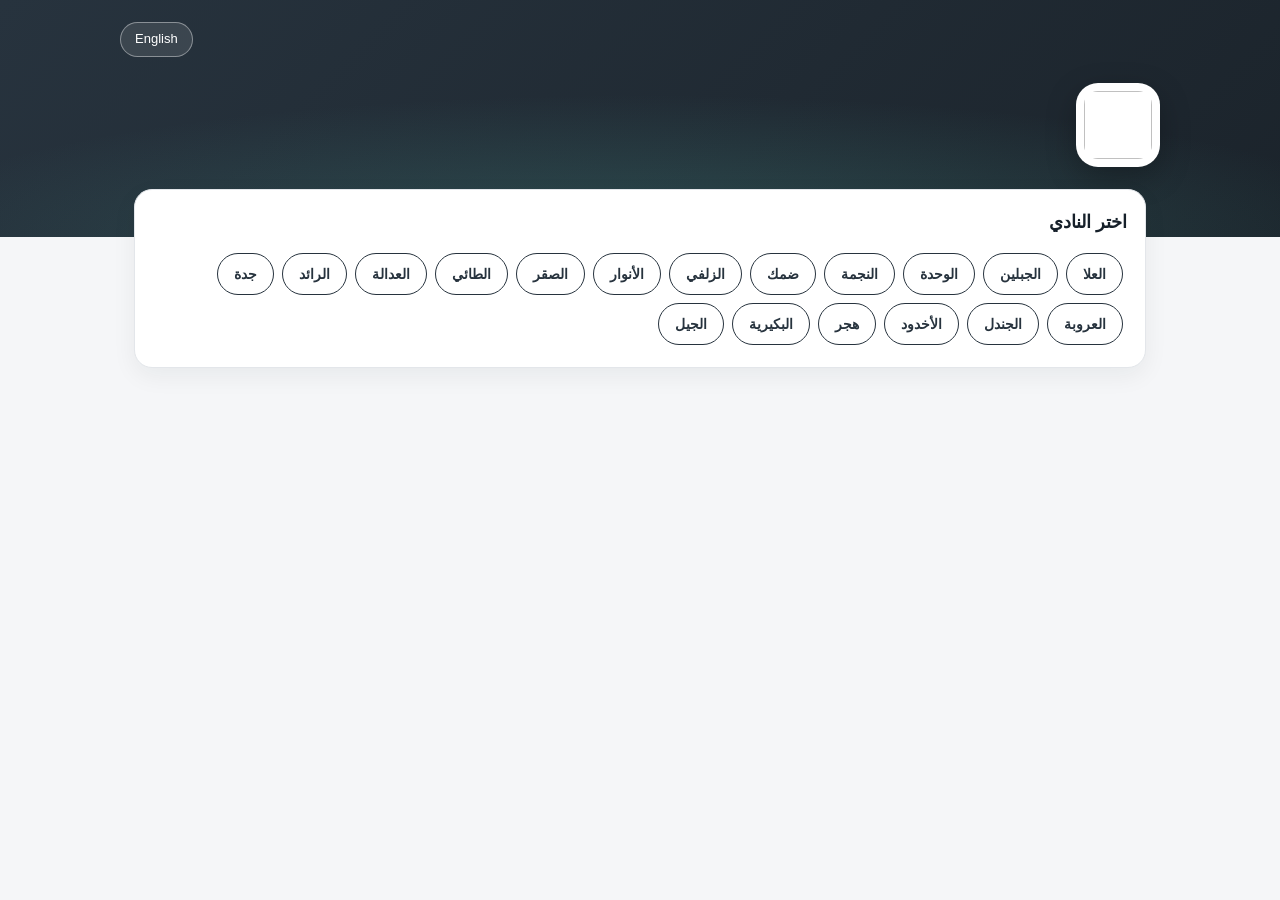
<file: site/fan.html>
<!DOCTYPE html>
<html lang="ar" dir="rtl">
<head>
<meta charset="utf-8">
<meta name="viewport" content="width=device-width, initial-scale=1">
<!-- Match Centre fan site · Author and rights holder: Tareem Alsaggaf · © 2026 -->
<!-- لوحة مركز المباريات · موقع الجمهور · المؤلفة وصاحبة الحقوق: تريم إياد السقاف · © 2026 -->
<title>مركز المباريات</title>
<link rel="stylesheet" href="fonts.css">
<link rel="icon" href="favicon.png">
<style>
:root{--m:#27333e;--s:#4a9a90;--ink:#16202a;--soft:#5d6873;--line:#e3e6ea;--bg:#f5f6f8;--card:#fff}
*{box-sizing:border-box;min-width:0}
body{margin:0;background:var(--bg);color:var(--ink);font:16px/1.6 "IBM Plex Sans Arabic","Segoe UI",Tahoma,sans-serif}
[dir=ltr] body,html[dir=ltr] body{font-family:"Segoe UI",system-ui,sans-serif}
a{color:inherit}
.hero{background:linear-gradient(135deg,var(--m),color-mix(in srgb,var(--m) 70%,#000));color:#fff;padding:22px 18px 70px;position:relative;overflow:hidden}
.hero::after{content:"";position:absolute;inset:auto -10% -60% -10%;height:120%;background:radial-gradient(closest-side,color-mix(in srgb,var(--s) 55%,transparent),transparent);opacity:.55}
.bar{max-width:1040px;margin:0 auto;display:flex;justify-content:space-between;align-items:center;gap:12px;position:relative;z-index:1}
.lang{border:1px solid rgba(255,255,255,.4);background:rgba(255,255,255,.1);color:#fff;border-radius:999px;padding:6px 14px;font:inherit;font-size:13px;cursor:pointer}
.id{max-width:1040px;margin:26px auto 0;display:flex;align-items:center;gap:18px;position:relative;z-index:1}
.id img{width:84px;height:84px;object-fit:contain;background:#fff;border-radius:22px;padding:8px;box-shadow:0 10px 30px rgba(0,0,0,.25)}
.id h1{margin:0;font-size:clamp(28px,5vw,44px);line-height:1.2}
.id p{margin:2px 0 0;opacity:.85}
main{max-width:1040px;margin:-48px auto 40px;padding:0 14px;display:grid;gap:16px;position:relative;z-index:2}
.card{background:var(--card);border:1px solid var(--line);border-radius:18px;padding:18px;box-shadow:0 8px 24px rgba(20,30,40,.06)}
.card h2{margin:0 0 12px;font-size:18px}
.next{display:grid;grid-template-columns:1fr auto 1fr;align-items:center;gap:12px;text-align:center}
.team img{width:64px;height:64px;object-fit:contain}
.team b{display:block;margin-top:6px}
.vs{font-size:13px;color:var(--soft)}
.when{font-size:22px;font-weight:700;color:var(--m)}
.cd{display:flex;justify-content:center;gap:10px;margin-top:10px;direction:ltr}
.cd span{background:var(--bg);border-radius:10px;padding:6px 10px;min-width:58px}
.cd b{display:block;font-size:20px;color:var(--m)}.cd small{font-size:11px;color:var(--soft)}
.meta{margin-top:12px;color:var(--soft);font-size:14px;text-align:center}
.btns{display:flex;flex-wrap:wrap;gap:8px;justify-content:center;margin-top:14px}
.btn{border:0;border-radius:999px;padding:9px 16px;background:var(--m);color:#fff;text-decoration:none;font-size:14px;font-weight:600}
.btn.o{background:transparent;color:var(--m);border:1px solid var(--m)}
.alert{border-inline-start:5px solid #d9822b;background:#fff7ee}
.alert b{color:#a85a12}
.row{display:grid;grid-template-columns:96px 1fr auto;gap:10px;align-items:center;padding:10px 0;border-top:1px solid var(--line)}
.row:first-of-type{border-top:0}
.row .d{font-size:13px;color:var(--soft)}
.row .t{font-weight:600}
.row .v{font-size:12px;color:var(--soft)}
.pill{font-size:12px;border-radius:999px;padding:3px 10px;background:var(--bg);white-space:nowrap}
.W{background:#e3f4ea;color:#1d6b3f}.D{background:#eef0f3;color:#4a5563}.L{background:#fbe6e6;color:#9b2c2c}.P{background:#fff1e0;color:#a85a12}
.two{display:grid;grid-template-columns:1fr 1fr;gap:16px}
table{width:100%;border-collapse:collapse;font-size:14px}
th{color:var(--soft);font-weight:500;font-size:12px;text-align:center;padding:6px 4px;border-bottom:1px solid var(--line)}
td{text-align:center;padding:7px 4px;border-bottom:1px solid var(--line)}
td.n{text-align:start;font-weight:600}
tr.us td{background:color-mix(in srgb,var(--s) 18%,#fff)}
footer{max-width:1040px;margin:0 auto 30px;padding:0 18px;color:var(--soft);font-size:12px;text-align:center}
.empty{color:var(--soft);font-size:14px}
@media(max-width:760px){.two{grid-template-columns:1fr}.row{grid-template-columns:74px 1fr}.row .pill{grid-column:2;justify-self:start}.id img{width:64px;height:64px}}
</style>
</head>
<body>
<header class="hero"><div class="bar"><b id="brand"></b><button class="lang" id="lang" type="button">English</button></div>
<div class="id"><img id="crest" alt=""><div><h1 id="name"></h1><p id="sub"></p></div></div></header>
<main id="main"></main>
<footer id="foot"></footer>
<script>const CLUB_COLOURS={/* [main colour, second colour] from each club's crest */
 "الجبلين":["#7a1f1a","#c0392b"],"الوحدة":["#9e1b22","#cfb069"],"النجمة":["#146734","#4dbc71"],"ضمك":["#0a1e53","#a30a02"],
 "الزلفي":["#2f6f52","#f09430"],"الأنوار":["#3f5f3c","#9c9d5c"],"الصقر":["#6e2463","#d8ac4e"],"الطائي":["#3a4048","#9aa4ad"],
 "العدالة":["#0b3351","#962948"],"الرائد":["#9a1b1c","#d23a2b"],"جدة":["#1d2f5c","#8d253c"],"العروبة":["#1f1f1f","#ffe101"],
 "الجندل":["#b5061a","#f4081f"],"الأخدود":["#1f6f99","#6ab8e0"],"هجر":["#0d0d0d","#b9bcc2"],"البكيرية":["#5a2560","#7b4e80"],
 "الجيل":["#0e5975","#f4d509"],
 /* Roshn league clubs */
 "الهلال":["#0d3fa6","#4a8fe0"],"النصر":["#0f2a5c","#f2c900"],"الاتحاد":["#1a1a1a","#f5d300"],"الأهلي":["#006b3f","#2fa36b"],
 "القادسية":["#a8141c","#d9a441"],"نيوم":["#111418","#4890a8"],"الاتفاق":["#00533a","#c1272d"],"الدرعية":["#5a3a24","#c09060"],
 "الخليج":["#006b35","#f0c000"],"الشباب":["#161616","#9a9a9a"],"الخلود":["#0d3b1e","#900018"],"الرياض":["#b80d0d","#2a2a2a"],
 "الفيحاء":["#183078","#f06a00"],"الحزم":["#3a2a08","#f0a800"],"الفيصلي":["#78000a","#c0646e"],"الفتح":["#0030b4","#00b84a"],
 "التعاون":["#0a1d4f","#e8c51a"],"أبها":["#003078","#d81e1e"]};</script>
<script>
(()=>{
const q=new URLSearchParams(location.search),LG=q.get("league")==="spl"?"spl":"fdl";
const sc=document.createElement("script");sc.src=(LG==="spl"?"data-spl.js":"data.js")+"?v="+Math.floor(Date.now()/3e5);
sc.onload=()=>draw(q.get("club"));document.head.appendChild(sc);
let EN=q.get("lang")==="en";
const DA=["الأحد","الاثنين","الثلاثاء","الأربعاء","الخميس","الجمعة","السبت"],MA=["يناير","فبراير","مارس","أبريل","مايو","يونيو","يوليو","أغسطس","سبتمبر","أكتوبر","نوفمبر","ديسمبر"];
const DE=["Sun","Mon","Tue","Wed","Thu","Fri","Sat"],ME=["Jan","Feb","Mar","Apr","May","Jun","Jul","Aug","Sep","Oct","Nov","Dec"];
const E=x=>String(x??"").replace(/[&<>"]/g,c=>({"&":"&amp;","<":"&lt;",">":"&gt;",'"':"&quot;"}[c]));
const at=m=>Date.parse(m.date+"T"+(m.time||"12:00")+":00+03:00");
function draw(T){
  const D=window.LEAGUE_DATA;if(!D)return;const S=D.seasons[D.current];
  if(!T||!D.clubs[T]){document.getElementById("main").innerHTML=`<section class="card"><h2>${EN?"Choose a club":"اختر النادي"}</h2>${Object.keys(D.clubs).map(t=>`<a class="btn o" style="display:inline-block;margin:4px" href="?league=${LG}&club=${encodeURIComponent(t)}">${E(EN?D.teams[t]||t:t)}</a>`).join("")}</section>`;return;}
  const tn=t=>EN?(D.teams[t]||t).replace(/ FC$| SC$/,""):t,vn=v=>EN?((D.venues[v]||[])[0]||v):v;
  const LN=EN?(LG==="spl"?"Saudi Pro League":"First Division League"):(LG==="spl"?"دوري روشن":"دوري الأولى");
  const fd=(d,t)=>{if(!d)return EN?"Date not set":"لم يُحدد";const [y,m,dd]=d.split("-").map(Number),w=new Date(Date.UTC(y,m-1,dd)).getUTCDay();return EN?`${DE[w]} ${dd} ${ME[m-1]}${t?" · "+t:""}`:`${DA[w]} ${dd} ${MA[m-1]}${t?" · "+t:""}`;};
  const col=CLUB_COLOURS[T]||["#27333e","#4a9a90"];document.documentElement.style.setProperty("--m",col[0]);document.documentElement.style.setProperty("--s",col[1]);
  document.documentElement.lang=EN?"en":"ar";document.documentElement.dir=EN?"ltr":"rtl";
  const logo=t=>D.logos&&D.logos[t]?D.logos[t]:"favicon.png";
  document.title=`${tn(T)} · ${EN?"Match Centre":"مركز المباريات"}`;
  document.getElementById("brand").textContent=EN?"Official fixtures":"المباريات الرسمية";
  document.getElementById("lang").textContent=EN?"العربية":"English";
  document.getElementById("lang").onclick=()=>{EN=!EN;q.set("lang",EN?"en":"ar");history.replaceState(null,"","?"+q);draw(T);};
  const cr=document.getElementById("crest");cr.src=logo(T);cr.alt=tn(T);
  document.getElementById("name").textContent=tn(T);
  const row=S.table.rows.find(r=>r[0]===T);
  document.getElementById("sub").textContent=`${LN} · ${D.current}${row?(EN?` · ${row[1]}${["th","st","nd","rd"][(row[1]%100>10&&row[1]%100<14)?0:Math.min(row[1]%10,4)%4]||"th"} · ${row[2]} pts`:` · المركز ${row[1]} · ${row[2]} نقطة`):""}`;
  const ms=S.matches.filter(m=>m.home===T||m.away===T).sort((a,b)=>at(a)-at(b)),now=Date.now();
  const up=ms.filter(m=>m.status==="upcoming"&&at(m)>now-2*36e5),pp=ms.filter(m=>m.status==="postponed"),pl=ms.filter(m=>m.status==="played").reverse();
  const ics=new URL(`feeds/${LG}/${D.clubs[T].saffId}.ics`,location.href).href,web="webcal://"+ics.replace(/^https?:\/\//,"");
  const comp=m=>m.comp==="cup"?(EN?"King's Cup":"كأس خادم الحرمين الشريفين"):`${LN}${m.round?(EN?" · Round "+m.round:" · الجولة "+m.round):""}`;
  let h="";
  /* the latest schedule change, if it is recent */
  const recent=ms.flatMap(m=>(m.changes||[]).map(c=>({m,c}))).filter(x=>x.c.at&&now-Date.parse(x.c.at)<14*864e5&&x.m.status!=="played").sort((a,b)=>Date.parse(b.c.at)-Date.parse(a.c.at))[0];
  if(recent){const {m,c}=recent;h+=`<section class="card alert"><b>${EN?"Schedule change":"تعديل في الجدول"}</b><p style="margin:6px 0 0">${E(tn(m.home))} × ${E(tn(m.away))}: ${E(EN?c.from[0]:c.from[1])} ← ${E(EN?c.to[0]:c.to[1])}</p></section>`;}
  const nx=up[0];
  if(nx){h+=`<section class="card"><h2>${EN?"Next match":"المباراة القادمة"}</h2><div class="next">
    <div class="team"><img src="${E(logo(nx.home))}" alt=""><b>${E(tn(nx.home))}</b></div>
    <div><div class="vs">${E(comp(nx))}</div><div class="when">${E(fd(nx.date,nx.time))}</div></div>
    <div class="team"><img src="${E(logo(nx.away))}" alt=""><b>${E(tn(nx.away))}</b></div></div>
    <div class="cd" id="cd"></div><div class="meta">${E(vn(nx.venue))}</div>
    <div class="btns"><a class="btn" href="${E(web)}">${EN?"Add all matches to my calendar":"أضف كل المباريات لتقويمي"}</a><a class="btn o" href="${E(ics)}">${EN?"Download calendar file":"تنزيل ملف التقويم"}</a></div></section>`;}
  const li=(m,res)=>{const r=m.score?(m.home===T?Math.sign(m.score[0]-m.score[1]):Math.sign(m.score[1]-m.score[0])):null;
    const pill=res?`<span class="pill ${r>0?"W":r<0?"L":"D"}">${m.score[0]}–${m.score[1]}</span>`:m.status==="postponed"?`<span class="pill P">${EN?"Postponed":"مؤجلة"}</span>`:`<span class="pill">${m.home===T?(EN?"Home":"على أرضنا"):(EN?"Away":"خارج أرضنا")}</span>`;
    return `<div class="row"><div class="d">${E(m.status==="postponed"?(EN?"Date not set":"لم يُحدد"):fd(m.date,res?null:m.time))}</div><div><div class="t">${E(tn(m.home))} × ${E(tn(m.away))}</div><div class="v">${E(comp(m))}${res?"":" · "+E(vn(m.venue))}</div></div>${pill}</div>`;};
  h+=`<div class="two"><section class="card"><h2>${EN?"Fixtures":"المباريات القادمة"}</h2>${[...pp,...up.slice(nx?1:0,9)].map(m=>li(m,false)).join("")||`<p class="empty">${EN?"The federation has not published more fixtures yet.":"لم ينشر الاتحاد مواعيد أخرى بعد."}</p>`}</section>
  <section class="card"><h2>${EN?"Results":"النتائج"}</h2>${pl.slice(0,8).map(m=>li(m,true)).join("")||`<p class="empty">${EN?"No results yet.":"لا نتائج بعد."}</p>`}</section></div>`;
  const rows=S.table.rows.slice().sort((a,b)=>a[1]-b[1]);
  h+=`<section class="card"><h2>${EN?"League table":"الترتيب"}</h2><div style="overflow-x:auto"><table><thead><tr><th>#</th><th style="text-align:start">${EN?"Club":"النادي"}</th><th>${EN?"P":"لعب"}</th><th>${EN?"W":"فوز"}</th><th>${EN?"D":"تعادل"}</th><th>${EN?"L":"خسارة"}</th><th>${EN?"GD":"الفارق"}</th><th>${EN?"Pts":"النقاط"}</th></tr></thead><tbody>
  ${rows.map(r=>`<tr class="${r[0]===T?"us":""}"><td>${r[1]}</td><td class="n">${E(tn(r[0]))}</td><td>${r[3]}</td><td>${r[4]}</td><td>${r[5]}</td><td>${r[6]}</td><td dir="ltr">${r[7]-r[8]>0?"+":""}${r[7]-r[8]}</td><td><b>${r[2]}</b></td></tr>`).join("")}</tbody></table></div></section>`;
  document.getElementById("main").innerHTML=h;
  document.getElementById("foot").textContent=EN?`Fixtures from the Saudi Arabian Football Federation, updated automatically · checked ${D.lastChecked}`:`المواعيد من الاتحاد السعودي لكرة القدم وتتحدّث تلقائيًا · آخر تحقق ${D.lastChecked}`;
  if(nx){const el=document.getElementById("cd"),t0=at(nx);const tick=()=>{let s=Math.max(0,Math.round((t0-Date.now())/1e3));const d=Math.floor(s/86400),hh=Math.floor(s%86400/3600),mm=Math.floor(s%3600/60);
    el.innerHTML=[[d,EN?"days":"يوم"],[hh,EN?"hours":"ساعة"],[mm,EN?"min":"دقيقة"]].map(([v,l])=>`<span><b>${v}</b><small>${l}</small></span>`).join("");};tick();clearInterval(window.__cd);window.__cd=setInterval(tick,3e4);}
}
setTimeout(()=>location.reload(),15*60e3); /* stays current on a screen left open */
})();
</script>
</body>
</html>
</file>
<file: site/fonts.css>
/* DIN fonts (DINish, SIL Open Font License, see fonts/DINish-OFL.txt) */
@font-face{font-family:"AlUla DIN";src:url([data-uri]) format("woff2");font-weight:100 449;font-style:normal;font-display:swap}
@font-face{font-family:"AlUla DIN";src:url([data-uri]) format("woff2");font-weight:450 549;font-style:normal;font-display:swap}
@font-face{font-family:"AlUla DIN";src:url([data-uri]) format("woff2");font-weight:550 649;font-style:normal;font-display:swap}
@font-face{font-family:"AlUla DIN";src:url([data-uri]) format("woff2");font-weight:650 1000;font-style:normal;font-display:swap}
@font-face{font-family:"AlUla DIN Condensed";src:url([data-uri]) format("woff2");font-weight:100 549;font-style:normal;font-display:swap}
@font-face{font-family:"AlUla DIN Condensed";src:url([data-uri]) format("woff2");font-weight:550 649;font-style:normal;font-display:swap}
@font-face{font-family:"AlUla DIN Condensed";src:url([data-uri]) format("woff2");font-weight:650 1000;font-style:normal;font-display:swap}
</file>
